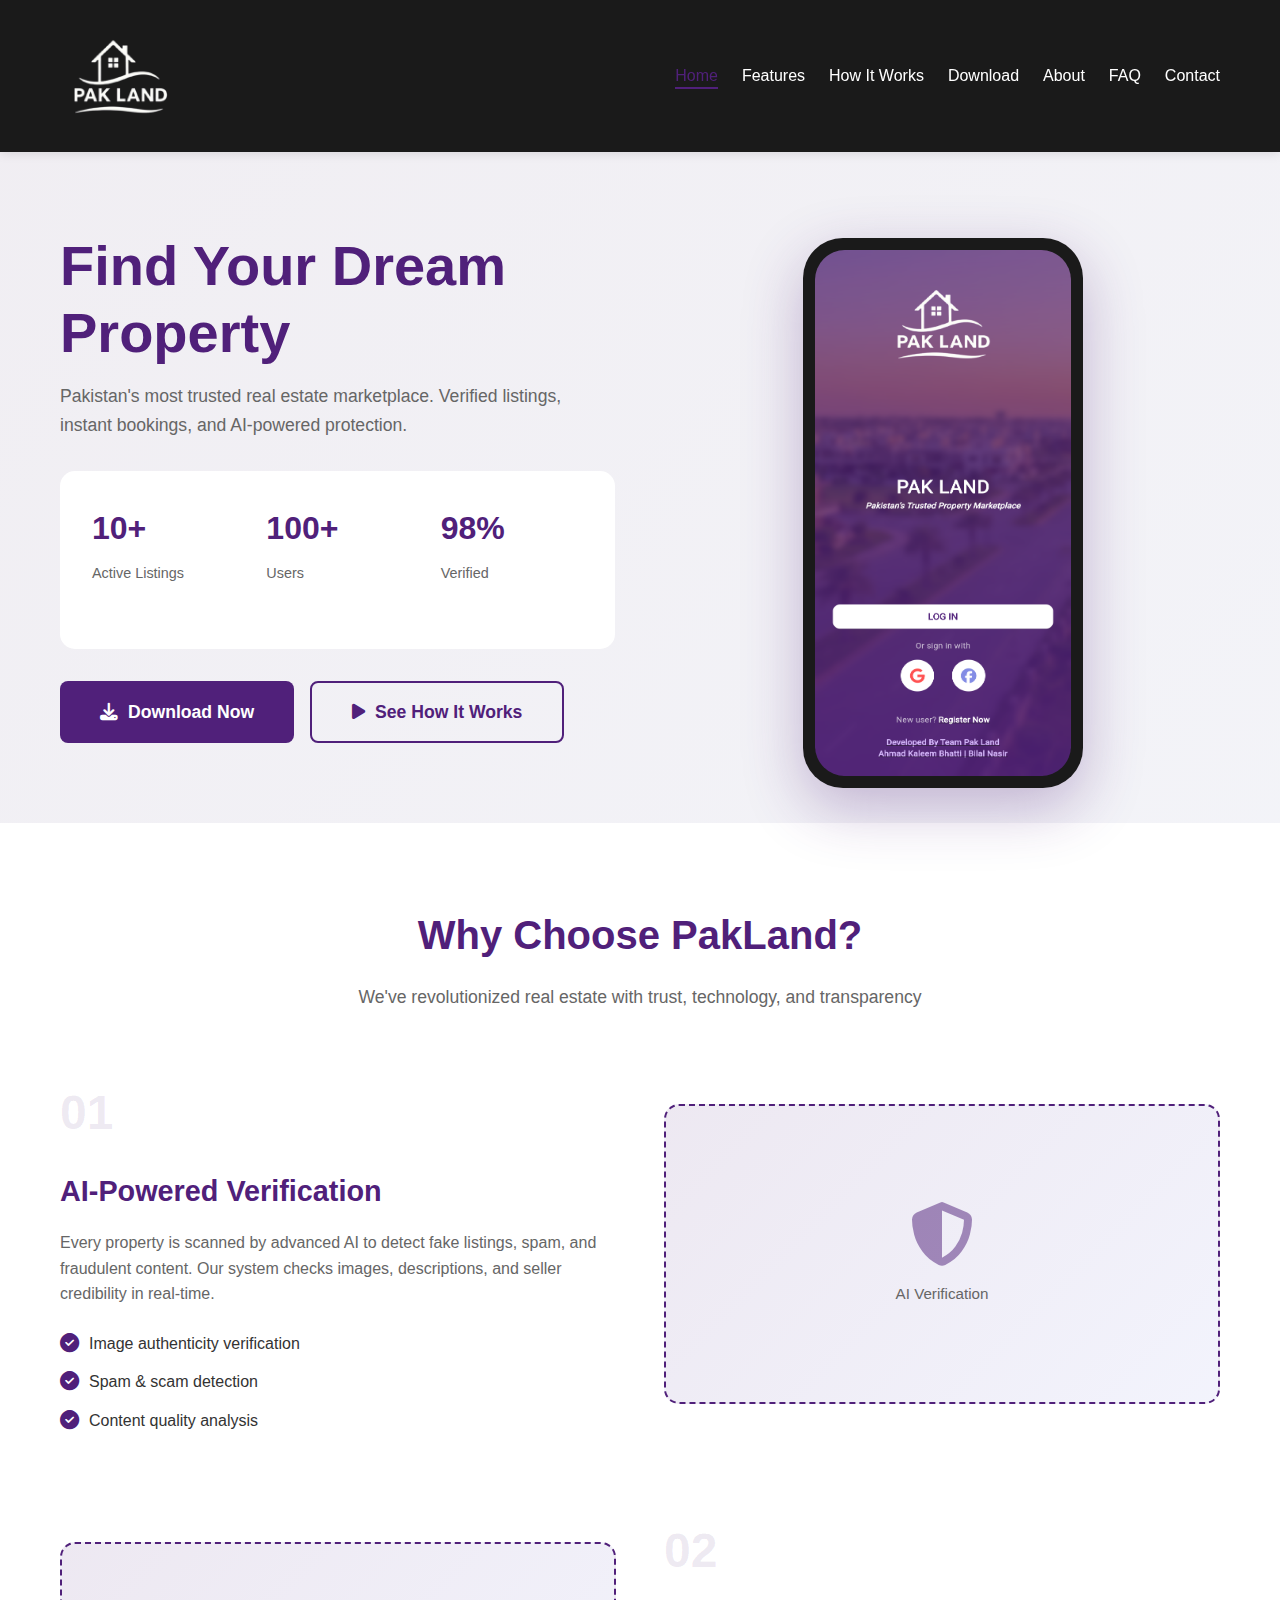
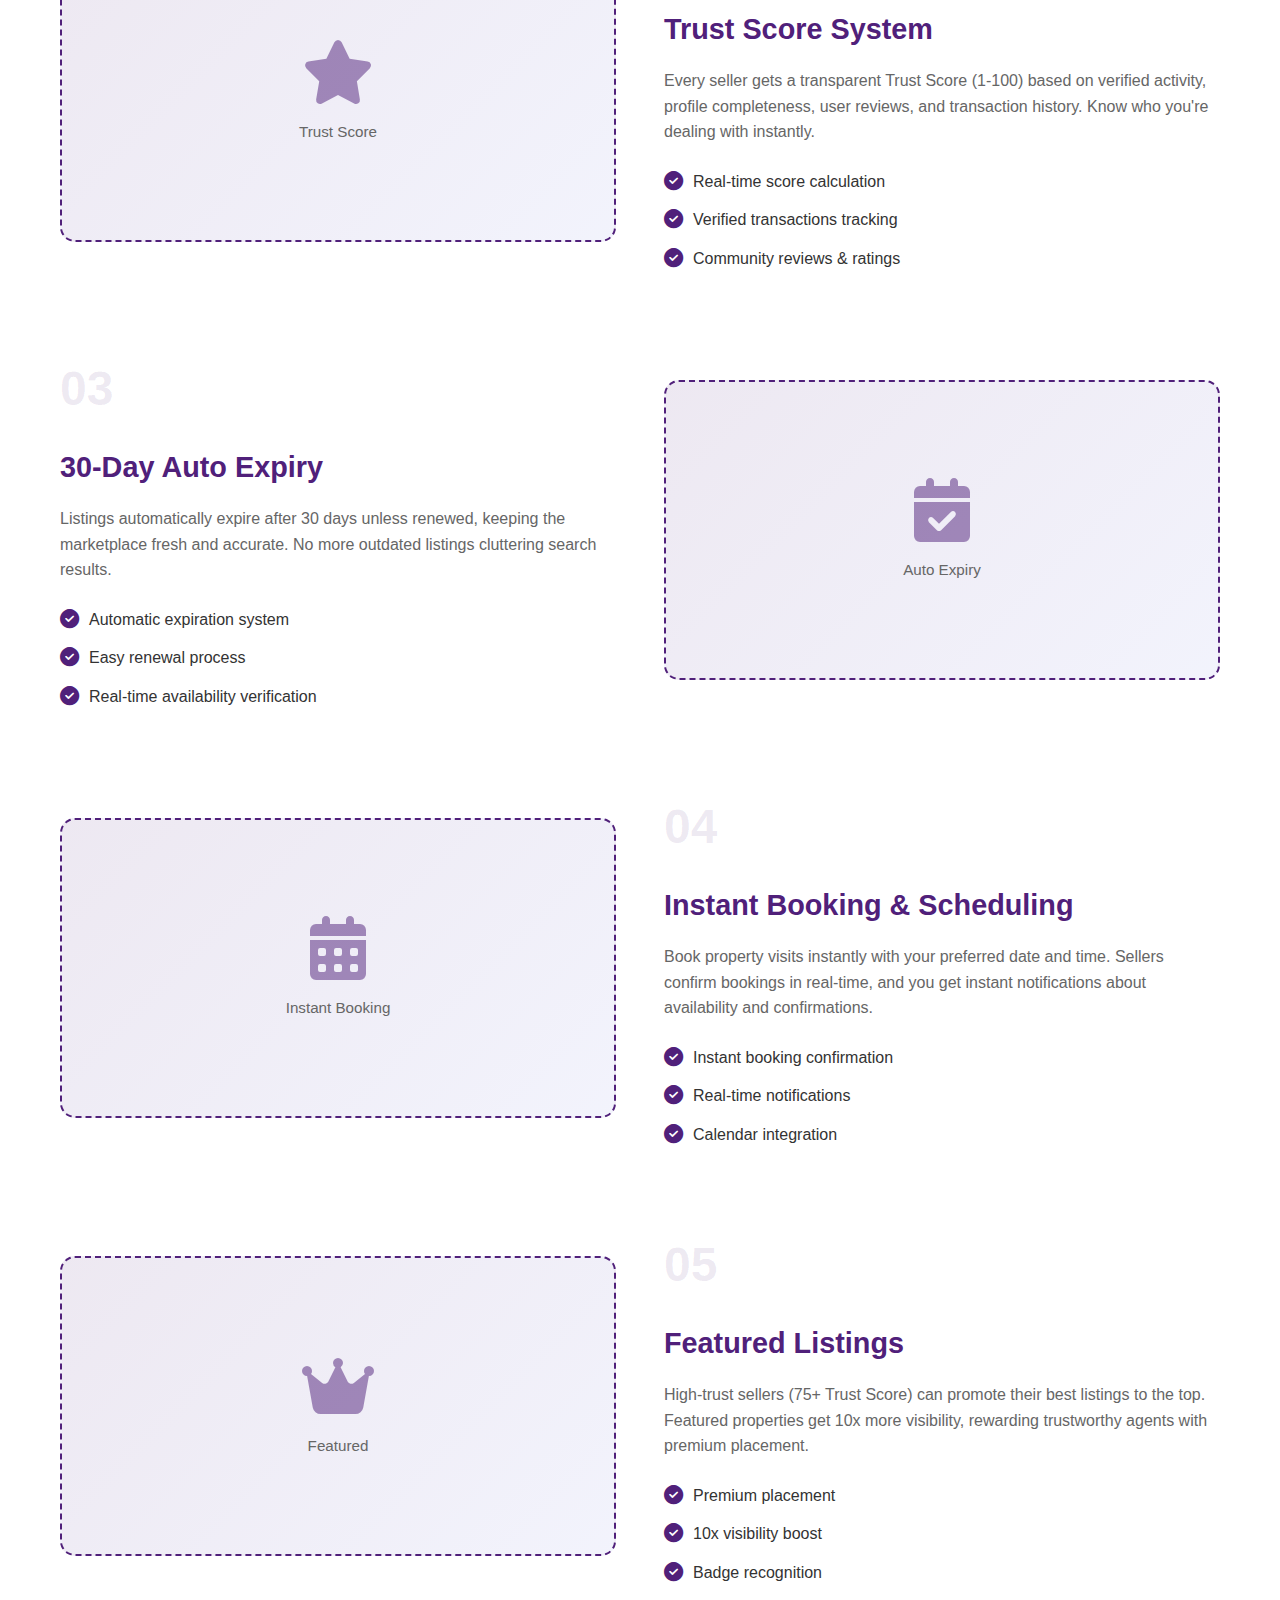
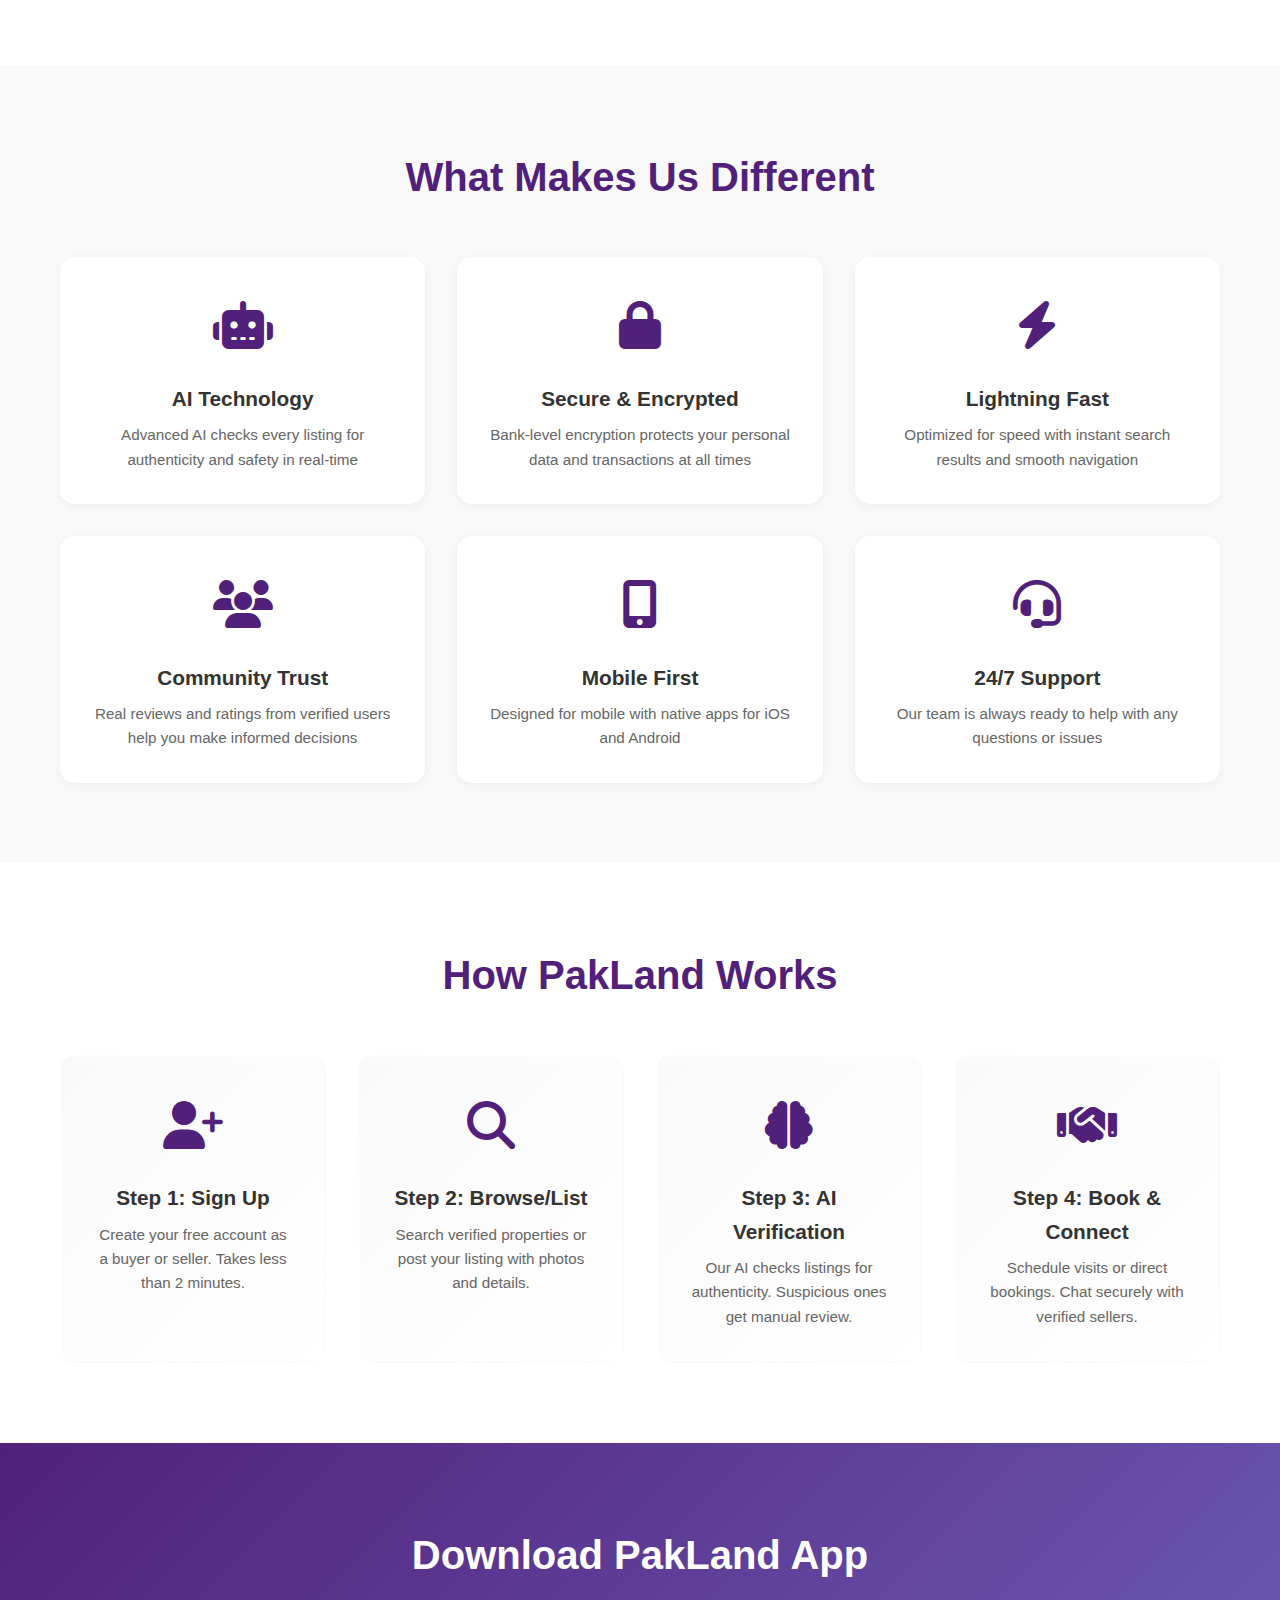
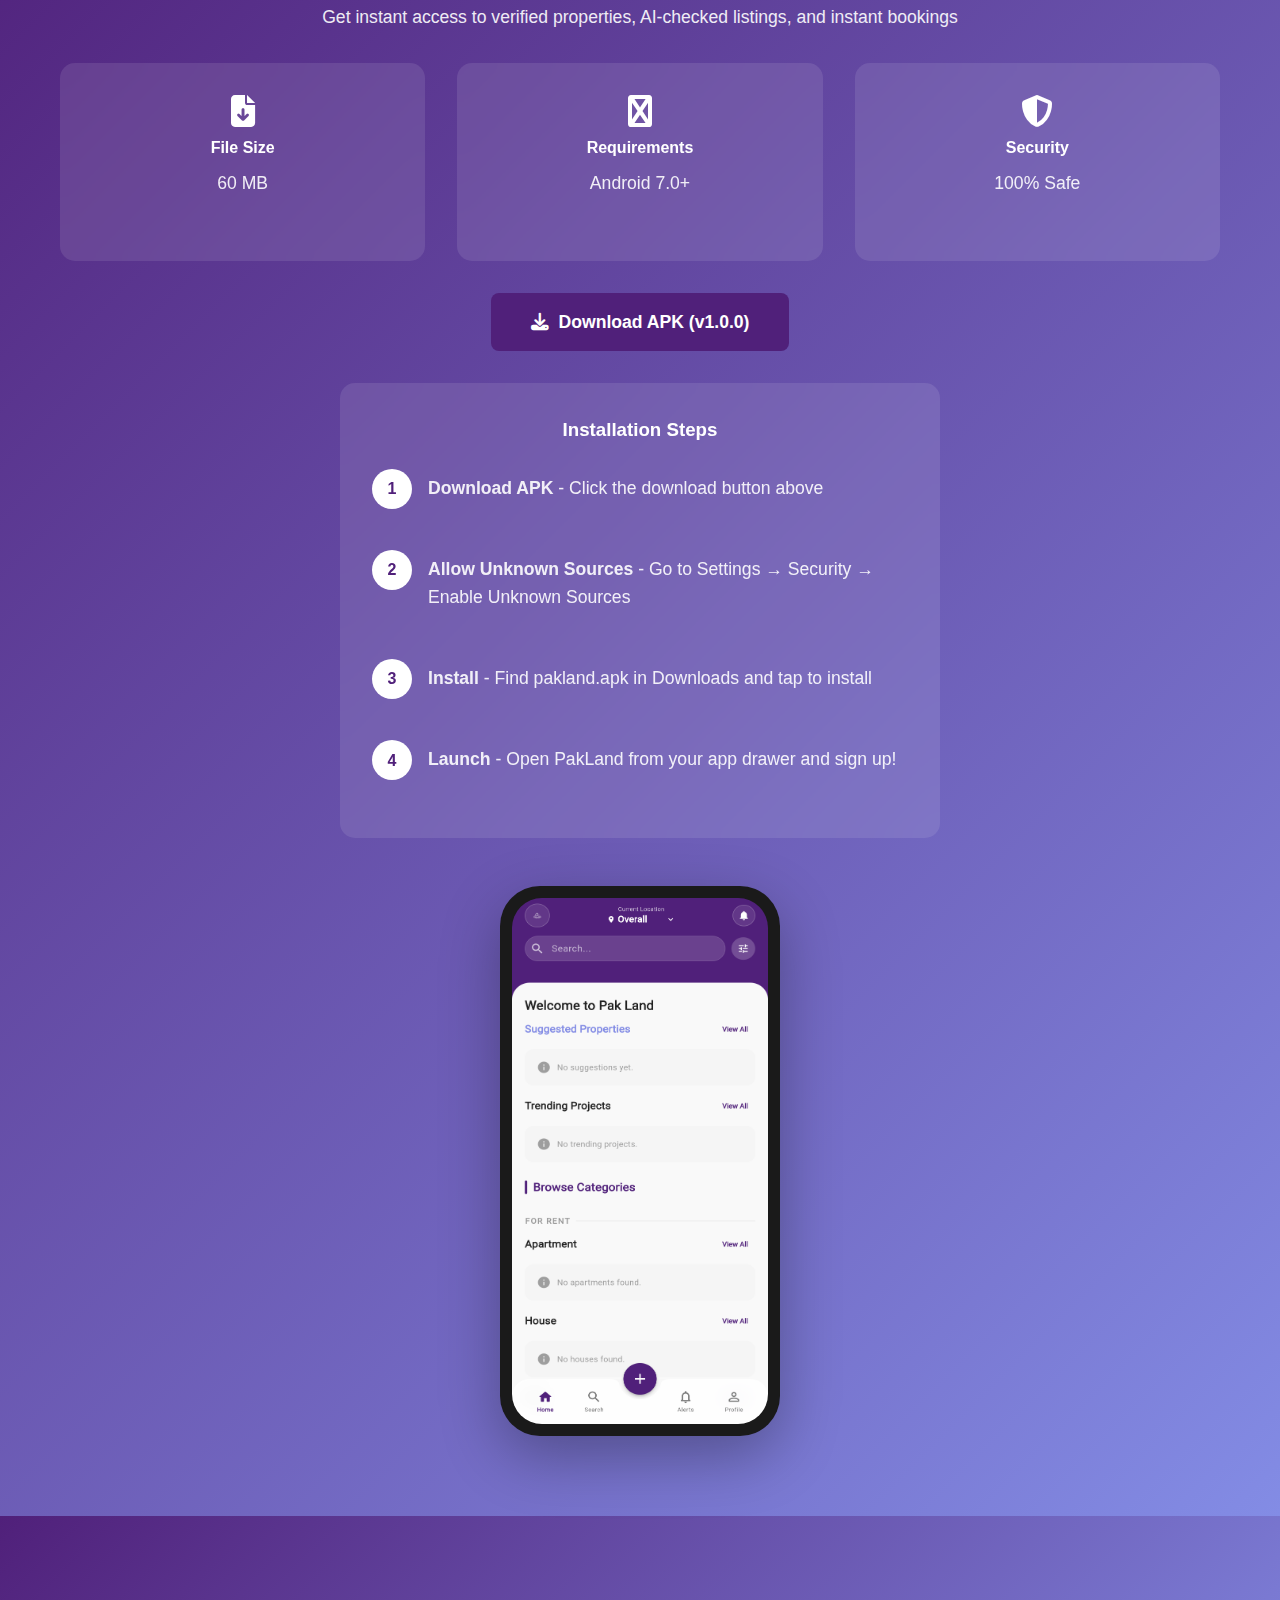
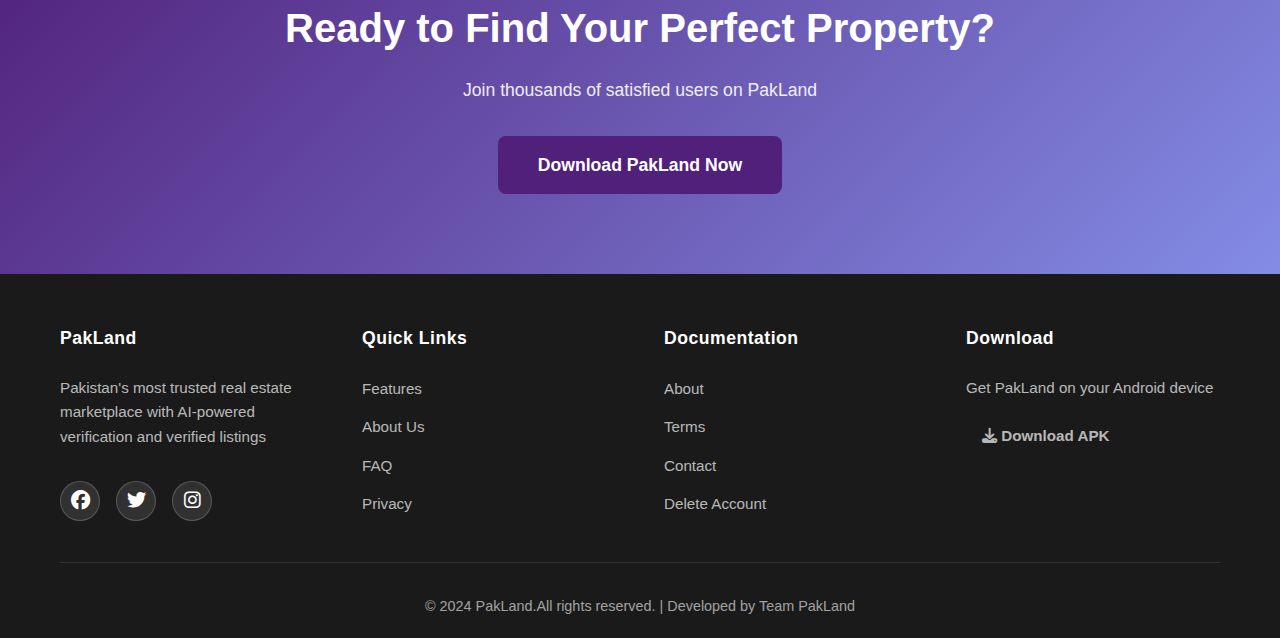
<file: index.html>
<!DOCTYPE html>
<html lang="en">
<head>
    <meta charset="UTF-8">
    <meta name="viewport" content="width=device-width, initial-scale=1.0">
    <meta name="description" content="PakLand - Pakistan's Trusted Real Estate Marketplace with AI Verification">
    <meta name="keywords" content="real estate, property, Pakistan, buy, sell, rent, verified listings">
    <title>PakLand - Trusted Property Marketplace</title>
    <link rel="stylesheet" href="https://cdnjs.cloudflare.com/ajax/libs/font-awesome/6.4.0/css/all.min.css">
    <link rel="stylesheet" href="style.css">
</head>
<body>
    <!-- Navigation -->
    <nav class="navbar">
        <div class="container">
            <div class="logo">
                <img src="images/icon.png" alt="PakLand Logo" style="height:auto; max-width:120px;">
               
            </div>
            <ul class="nav-menu">
                <li><a href="index.html" class="active">Home</a></li>
                <li><a href="#features">Features</a></li>
                <li><a href="#how-it-works">How It Works</a></li>
                <li><a href="#download">Download</a></li>
                <li><a href="about.html">About</a></li>
                <li><a href="faq.html">FAQ</a></li>
                <li><a href="contact.html">Contact</a></li>
            </ul>
            <div class="hamburger">
                <span></span>
                <span></span>
                <span></span>
            </div>
        </div>
    </nav>

    <!-- Hero Section -->
    <section id="home" class="hero">
        <div class="container">
            <div class="hero-content">
                <h1>Find Your Dream Property</h1>
                <p>Pakistan's most trusted real estate marketplace.  Verified listings, instant bookings, and AI-powered protection.</p>
                <div class="hero-stats">
                    <div class="stat">
                        <h3>10+</h3>
                        <p>Active Listings</p>
                    </div>
                    <div class="stat">
                        <h3>100+</h3>
                        <p>Users</p>
                    </div>
                    <div class="stat">
                        <h3>98%</h3>
                        <p>Verified</p>
                    </div>
                </div>
                <div class="hero-buttons">
                    <a href="#download" class="btn btn-primary btn-large">
                        <i class="fas fa-download"></i> Download Now
                    </a>
                    <a href="#how-it-works" class="btn btn-secondary btn-large">
                        <i class="fas fa-play"></i> See How It Works
                    </a>
                </div>
            </div>
            <div class="hero-image">
                <div class="app-showcase">
                    <div class="phone-frame">
                        <div class="phone-screen">
                            <img src="images/auth.png" alt="PakLand App Screenshot"style="width: 100%;
    height: 100%;border-radius: 30px">
                        </div>
                    </div>
                </div>
            </div>
        </div>
    </section>

    <!-- Main Features Section -->
    <section id="features" class="features-main">
        <div class="container">
            <div class="section-header">
                <h2>Why Choose PakLand?</h2>
                <p>We've revolutionized real estate with trust, technology, and transparency</p>
            </div>

            <div class="features-showcase">
                <!-- Feature 1 -->
                <div class="feature-showcase-item">
                    <div class="feature-content">
                        <div class="feature-number">01</div>
                        <h3>AI-Powered Verification</h3>
                        <p>Every property is scanned by advanced AI to detect fake listings, spam, and fraudulent content.  Our system checks images, descriptions, and seller credibility in real-time.</p>
                        <ul class="feature-list">
                            <li><i class="fas fa-check-circle"></i> Image authenticity verification</li>
                            <li><i class="fas fa-check-circle"></i> Spam & scam detection</li>
                            <li><i class="fas fa-check-circle"></i> Content quality analysis</li>
                        </ul>
                    </div>
                    <div class="feature-image">
                        <div class="placeholder-large">
                            <i class="fas fa-shield-alt"></i>
                            <p>AI Verification</p>
                        </div>
                    </div>
                </div>

                <!-- Feature 2 -->
                <div class="feature-showcase-item reverse">
                    <div class="feature-content">
                        <div class="feature-number">02</div>
                        <h3>Trust Score System</h3>
                        <p>Every seller gets a transparent Trust Score (1-100) based on verified activity, profile completeness, user reviews, and transaction history.  Know who you're dealing with instantly.</p>
                        <ul class="feature-list">
                            <li><i class="fas fa-check-circle"></i> Real-time score calculation</li>
                            <li><i class="fas fa-check-circle"></i> Verified transactions tracking</li>
                            <li><i class="fas fa-check-circle"></i> Community reviews & ratings</li>
                        </ul>
                    </div>
                    <div class="feature-image">
                        <div class="placeholder-large">
                            <i class="fas fa-star"></i>
                            <p>Trust Score</p>
                        </div>
                    </div>
                </div>

                <!-- Feature 3 -->
                <div class="feature-showcase-item">
                    <div class="feature-content">
                        <div class="feature-number">03</div>
                        <h3>30-Day Auto Expiry</h3>
                        <p>Listings automatically expire after 30 days unless renewed, keeping the marketplace fresh and accurate.  No more outdated listings cluttering search results.</p>
                        <ul class="feature-list">
                            <li><i class="fas fa-check-circle"></i> Automatic expiration system</li>
                            <li><i class="fas fa-check-circle"></i> Easy renewal process</li>
                            <li><i class="fas fa-check-circle"></i> Real-time availability verification</li>
                        </ul>
                    </div>
                    <div class="feature-image">
                        <div class="placeholder-large">
                            <i class="fas fa-calendar-check"></i>
                            <p>Auto Expiry</p>
                        </div>
                    </div>
                </div>

                <!-- Feature 4 -->
                <div class="feature-showcase-item reverse">
                    <div class="feature-content">
                        <div class="feature-number">04</div>
                        <h3>Instant Booking & Scheduling</h3>
                        <p>Book property visits instantly with your preferred date and time.  Sellers confirm bookings in real-time, and you get instant notifications about availability and confirmations.</p>
                        <ul class="feature-list">
                            <li><i class="fas fa-check-circle"></i> Instant booking confirmation</li>
                            <li><i class="fas fa-check-circle"></i> Real-time notifications</li>
                            <li><i class="fas fa-check-circle"></i> Calendar integration</li>
                        </ul>
                    </div>
                    <div class="feature-image">
                        <div class="placeholder-large">
                            <i class="fas fa-calendar-alt"></i>
                            <p>Instant Booking</p>
                        </div>
                    </div>
                </div>

            

                <!-- Feature 5 -->
                <div class="feature-showcase-item reverse">
                    <div class="feature-content">
                        <div class="feature-number">05</div>
                        <h3>Featured Listings</h3>
                        <p>High-trust sellers (75+ Trust Score) can promote their best listings to the top.  Featured properties get 10x more visibility, rewarding trustworthy agents with premium placement.</p>
                        <ul class="feature-list">
                            <li><i class="fas fa-check-circle"></i> Premium placement</li>
                            <li><i class="fas fa-check-circle"></i> 10x visibility boost</li>
                            <li><i class="fas fa-check-circle"></i> Badge recognition</li>
                        </ul>
                    </div>
                    <div class="feature-image">
                        <div class="placeholder-large">
                            <i class="fas fa-crown"></i>
                            <p>Featured</p>
                        </div>
                    </div>
                </div>
            </div>
        </div>
    </section>

    <!-- Core Benefits Section -->
    <section class="benefits">
        <div class="container">
            <h2>What Makes Us Different</h2>
            <div class="benefits-grid">
                <div class="benefit-card">
                    <div class="benefit-icon">
                        <i class="fas fa-robot"></i>
                    </div>
                    <h3>AI Technology</h3>
                    <p>Advanced AI checks every listing for authenticity and safety in real-time</p>
                </div>
                <div class="benefit-card">
                    <div class="benefit-icon">
                        <i class="fas fa-lock"></i>
                    </div>
                    <h3>Secure & Encrypted</h3>
                    <p>Bank-level encryption protects your personal data and transactions at all times</p>
                </div>
                <div class="benefit-card">
                    <div class="benefit-icon">
                        <i class="fas fa-bolt"></i>
                    </div>
                    <h3>Lightning Fast</h3>
                    <p>Optimized for speed with instant search results and smooth navigation</p>
                </div>
                <div class="benefit-card">
                    <div class="benefit-icon">
                        <i class="fas fa-users"></i>
                    </div>
                    <h3>Community Trust</h3>
                    <p>Real reviews and ratings from verified users help you make informed decisions</p>
                </div>
                <div class="benefit-card">
                    <div class="benefit-icon">
                        <i class="fas fa-mobile-alt"></i>
                    </div>
                    <h3>Mobile First</h3>
                    <p>Designed for mobile with native apps for iOS and Android</p>
                </div>
                <div class="benefit-card">
                    <div class="benefit-icon">
                        <i class="fas fa-headset"></i>
                    </div>
                    <h3>24/7 Support</h3>
                    <p>Our team is always ready to help with any questions or issues</p>
                </div>
            </div>
        </div>
    </section>

    <!-- How It Works Section -->
    <section id="how-it-works" class="how-it-works">
        <div class="container">
            <h2>How PakLand Works</h2>
            <div class="steps-grid">
                <div class="step-card">
                    <div class="step-icon">
                        <i class="fas fa-user-plus"></i>
                    </div>
                    <h3>Step 1: Sign Up</h3>
                    <p>Create your free account as a buyer or seller.  Takes less than 2 minutes.</p>
                </div>
                <div class="step-card">
                    <div class="step-icon">
                        <i class="fas fa-search"></i>
                    </div>
                    <h3>Step 2: Browse/List</h3>
                    <p>Search verified properties or post your listing with photos and details.</p>
                </div>
                <div class="step-card">
                    <div class="step-icon">
                        <i class="fas fa-brain"></i>
                    </div>
                    <h3>Step 3: AI Verification</h3>
                    <p>Our AI checks listings for authenticity.  Suspicious ones get manual review.</p>
                </div>
                <div class="step-card">
                    <div class="step-icon">
                        <i class="fas fa-handshake"></i>
                    </div>
                    <h3>Step 4: Book & Connect</h3>
                    <p>Schedule visits or direct bookings. Chat securely with verified sellers.</p>
                </div>
            </div>
        </div>
    </section>

    <!-- Download Section -->
    <section id="download" class="download">
        <div class="container">
            <h2>Download PakLand App</h2>
            <p>Get instant access to verified properties, AI-checked listings, and instant bookings</p>
            
            <div class="download-info">
                <div class="info-box">
                    <i class="fas fa-file-download"></i>
                    <h4>File Size</h4>
                    <p>60 MB</p>
                </div>
                <div class="info-box">
                    <i class="fas fa-android"></i>
                    <h4>Requirements</h4>
                    <p>Android 7.0+</p>
                </div>
                <div class="info-box">
                    <i class="fas fa-shield-alt"></i>
                    <h4>Security</h4>
                    <p>100% Safe</p>
                </div>
            </div>

            <div class="download-buttons">
                <a href="https://github.com/AhmaadKaleeem/PakLandWeb/releases/download/v1.0.0/paklandv1.0.0.apk" class="btn btn-primary btn-large" download>
                    <i class="fas fa-download"></i> Download APK (v1.0.0)
                </a>
            </div>

            <div class="install-guide">
                <h3>Installation Steps</h3>
                <div class="steps-list">
                    <div class="list-item">
                        <span class="number">1</span>
                        <p><strong>Download APK</strong> - Click the download button above</p>
                    </div>
                    <div class="list-item">
                        <span class="number">2</span>
                        <p><strong>Allow Unknown Sources</strong> - Go to Settings → Security → Enable Unknown Sources</p>
                    </div>
                    <div class="list-item">
                        <span class="number">3</span>
                        <p><strong>Install</strong> - Find pakland.apk in Downloads and tap to install</p>
                    </div>
                    <div class="list-item">
                        <span class="number">4</span>
                        <p><strong>Launch</strong> - Open PakLand from your app drawer and sign up! </p>
                    </div>
                </div>
            </div>

            <div class="app-preview">
                <div class="phone-mockup">
                    <div class="screen">
                         <img src="images/home.png" alt="PakLand App Screenshot"style="width: 100%;
    height: 100%; border-radius: 30px">
                    </div>
                </div>
            </div>
        </div>
    </section>

    <!-- CTA Section -->
    <section class="cta">
        <div class="container">
            <h2>Ready to Find Your Perfect Property?</h2>
            <p>Join thousands of satisfied users on PakLand</p>
            <a href="https://github.com/AhmaadKaleeem/PakLandWeb/releases/download/v1.0.0/paklandv1.0.0.apk" class="btn btn-primary btn-large" download>
                Download PakLand Now
            </a>
        </div>
    </section>

    <!-- Footer -->
    <footer class="footer">
        <div class="container">
            <div class="footer-content">
                <div class="footer-section">
                    <h4>PakLand</h4>
                    <p>Pakistan's most trusted real estate marketplace with AI-powered verification and verified listings</p>
                    <div class="social-links">
                        <a href="#"><i class="fab fa-facebook"></i></a>
                        <a href="#"><i class="fab fa-twitter"></i></a>
                        <a href="#"><i class="fab fa-instagram"></i></a>
                    </div>
                </div>
                <div class="footer-section">
                    <h4>Quick Links</h4>
                    <ul>
                        <li><a href="#features">Features</a></li>
                        <li><a href="about.html">About Us</a></li>
                        <li><a href="faq.html">FAQ</a></li>
                        <li><a href="privacy-policy.html">Privacy</a></li>
                    </ul>
                </div>
                <div class="footer-section">
                    <h4>Documentation</h4>
                    <ul>
                        <li><a href="about.html">About</a></li>
                        <li><a href="terms-of-service.html">Terms</a></li>
                        <li><a href="contact.html">Contact</a></li>
                        <li><a href="delete-account.html">Delete Account</a></li>
                    </ul>
                </div>
                <div class="footer-section">
                    <h4>Download</h4>
                    <p>Get PakLand on your Android device</p>
                    <a href="https://github.com/AhmaadKaleeem/PakLandWeb/releases/download/v1.0.0/paklandv1.0.0.apsk" class="btn btn-small" download>
                        <i class="fas fa-download"></i> Download APK
                    </a>
                </div>
            </div>
            <div class="footer-bottom">
                <p>&copy; 2024 PakLand.All rights reserved. | Developed by Team PakLand</p>
            </div>
        </div>
    </footer>

    <script src="script.js"></script>
</body>
</html>
</file>
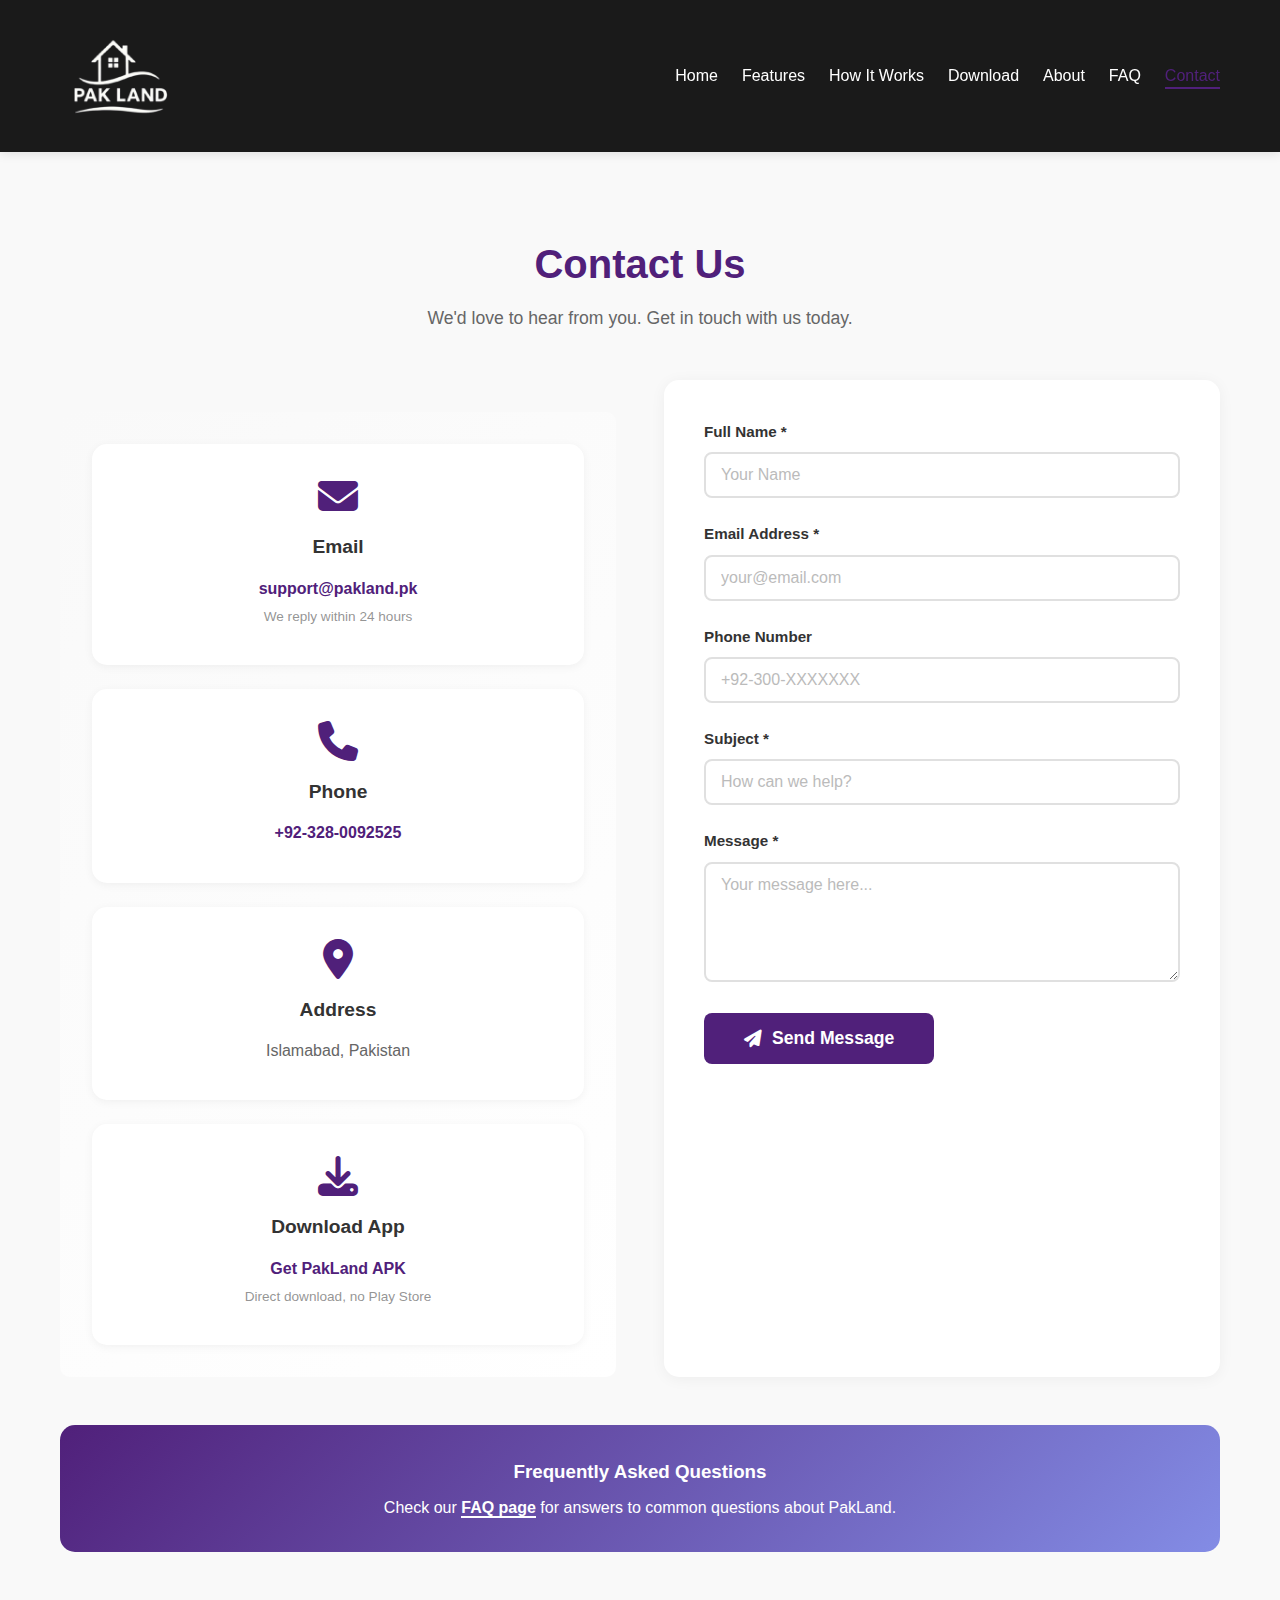
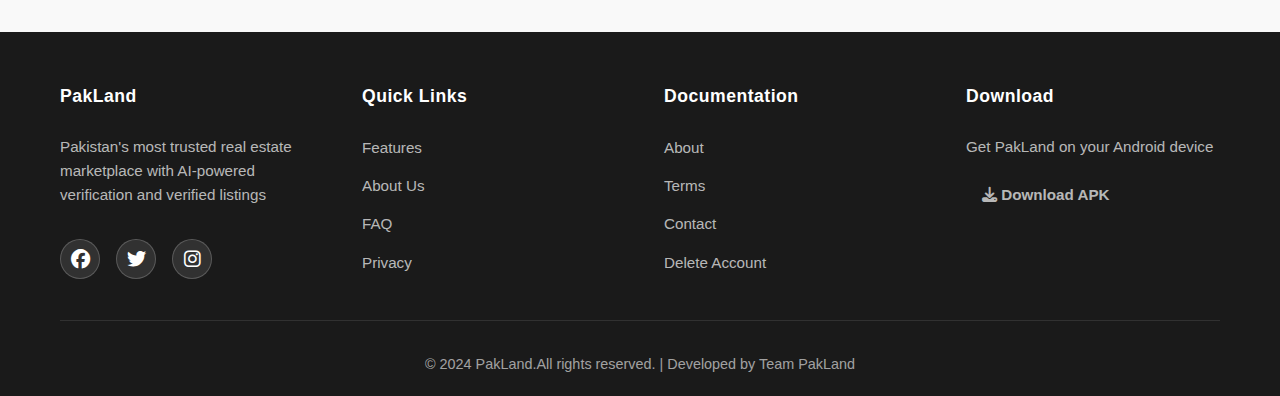
<file: contact.html>
<!DOCTYPE html>
<html lang="en">
<head>
    <meta charset="UTF-8">
    <meta name="viewport" content="width=device-width, initial-scale=1.0">
    <meta name="description" content="Contact PakLand - Get in Touch">
    <title>Contact Us - PakLand</title>
    <link rel="stylesheet" href="https://cdnjs.cloudflare.com/ajax/libs/font-awesome/6.4.0/css/all.min.css">
    <link rel="stylesheet" href="style.css">
</head>
<body>
    <!-- Navigation -->
    <nav class="navbar">
        <div class="container">
            <div class="logo">
                <img src="images/icon.png" alt="PakLand Logo" style="height:auto; max-width:120px;">
               
            </div>
            <ul class="nav-menu">
                <li><a href="index.html" class="active">Home</a></li>
                <li><a href="#features">Features</a></li>
                <li><a href="#how-it-works">How It Works</a></li>
                <li><a href="#download">Download</a></li>
                <li><a href="about.html">About</a></li>
                <li><a href="faq.html">FAQ</a></li>
                <li><a href="contact.html">Contact</a></li>
            </ul>
            <div class="hamburger">
                <span></span>
                <span></span>
                <span></span>
            </div>
        </div>
    </nav>

    <!-- Contact Section -->
    <section class="contact-section">
        <div class="container">
            <h1>Contact Us</h1>
            <p class="subtitle">We'd love to hear from you. Get in touch with us today.</p>

            <div class="contact-content">
                <div class="contact-info">
                    <div class="info-card">
                        <i class="fas fa-envelope"></i>
                        <h3>Email</h3>
                        <p><a href="mailto:pakland.app@gmail.com">support@pakland.pk</a></p>
                        <p class="secondary">We reply within 24 hours</p>
                    </div>
                    <div class="info-card">
                        <i class="fas fa-phone"></i>
                        <h3>Phone</h3>
                        <p><a href="tel:+923280000000">+92-328-0092525</a></p>
                    
                    </div>
                    <div class="info-card">
                        <i class="fas fa-map-marker-alt"></i>
                        <h3>Address</h3>
                        <p>Islamabad, Pakistan</p>
              
                    </div>
                    <div class="info-card">
                        <i class="fas fa-download"></i>
                        <h3>Download App</h3>
                        <p><a href="https://github.com/AhmaadKaleeem/PakLandWeb/releases/download/v1.0.0/paklandv1.0.0.apk" download>Get PakLand APK</a></p>
                        <p class="secondary">Direct download, no Play Store</p>
                    </div>
                </div>

                <form class="contact-form" id="contactForm">
                    <div class="form-notification" id="formNotification">
                        <i class="fas fa-check-circle"></i>
                        <p id="notificationMessage"></p>
                    </div>

                    <div class="form-group">
                        <label for="name">Full Name *</label>
                        <input type="text" id="name" name="name" placeholder="Your Name" required>
                        <span class="error-message">Please enter your name</span>
                    </div>

                    <div class="form-group">
                        <label for="email">Email Address *</label>
                        <input type="email" id="email" name="email" placeholder="your@email.com" required>
                        <span class="error-message">Please enter a valid email</span>
                    </div>

                    <div class="form-group">
                        <label for="phone">Phone Number</label>
                        <input type="tel" id="phone" name="phone" placeholder="+92-300-XXXXXXX">
                    </div>

                    <div class="form-group">
                        <label for="subject">Subject *</label>
                        <input type="text" id="subject" name="subject" placeholder="How can we help?" required>
                        <span class="error-message">Please enter a subject</span>
                    </div>

                    <div class="form-group">
                        <label for="message">Message *</label>
                        <textarea id="message" name="message" placeholder="Your message here..." required></textarea>
                        <span class="error-message">Please enter your message (at least 10 characters)</span>
                    </div>

                    <button type="submit" class="btn btn-primary btn-large">
                        <i class="fas fa-paper-plane"></i> Send Message
                    </button>
                </form>
            </div>

            <div class="faq-link">
                <h3>Frequently Asked Questions</h3>
                <p>Check our <a href="faq.html">FAQ page</a> for answers to common questions about PakLand.</p>
            </div>
        </div>
    </section>

    <footer class="footer">
        <div class="container">
            <div class="footer-content">
                <div class="footer-section">
                    <h4>PakLand</h4>
                    <p>Pakistan's most trusted real estate marketplace with AI-powered verification and verified listings</p>
                    <div class="social-links">
                        <a href="#"><i class="fab fa-facebook"></i></a>
                        <a href="#"><i class="fab fa-twitter"></i></a>
                        <a href="#"><i class="fab fa-instagram"></i></a>
                    </div>
                </div>
                <div class="footer-section">
                    <h4>Quick Links</h4>
                    <ul>
                        <li><a href="#features">Features</a></li>
                        <li><a href="about.html">About Us</a></li>
                        <li><a href="faq.html">FAQ</a></li>
                        <li><a href="privacy-policy.html">Privacy</a></li>
                    </ul>
                </div>
                <div class="footer-section">
                    <h4>Documentation</h4>
                    <ul>
                        <li><a href="about.html">About</a></li>
                        <li><a href="terms-of-service.html">Terms</a></li>
                        <li><a href="contact.html">Contact</a></li>
                        <li><a href="delete-account.html">Delete Account</a></li>
                    </ul>
                </div>
                <div class="footer-section">
                    <h4>Download</h4>
                    <p>Get PakLand on your Android device</p>
                    <a href="https://github.com/AhmaadKaleeem/PakLandWeb/releases/download/v1.0.0/paklandv1.0.0.apsk" class="btn btn-small" download>
                        <i class="fas fa-download"></i> Download APK
                    </a>
                </div>
            </div>
            <div class="footer-bottom">
                <p>&copy; 2024 PakLand.All rights reserved. | Developed by Team PakLand</p>
            </div>
        </div>
    </footer>

    <script src="script.js"></script>
</body>
</html>
</file>
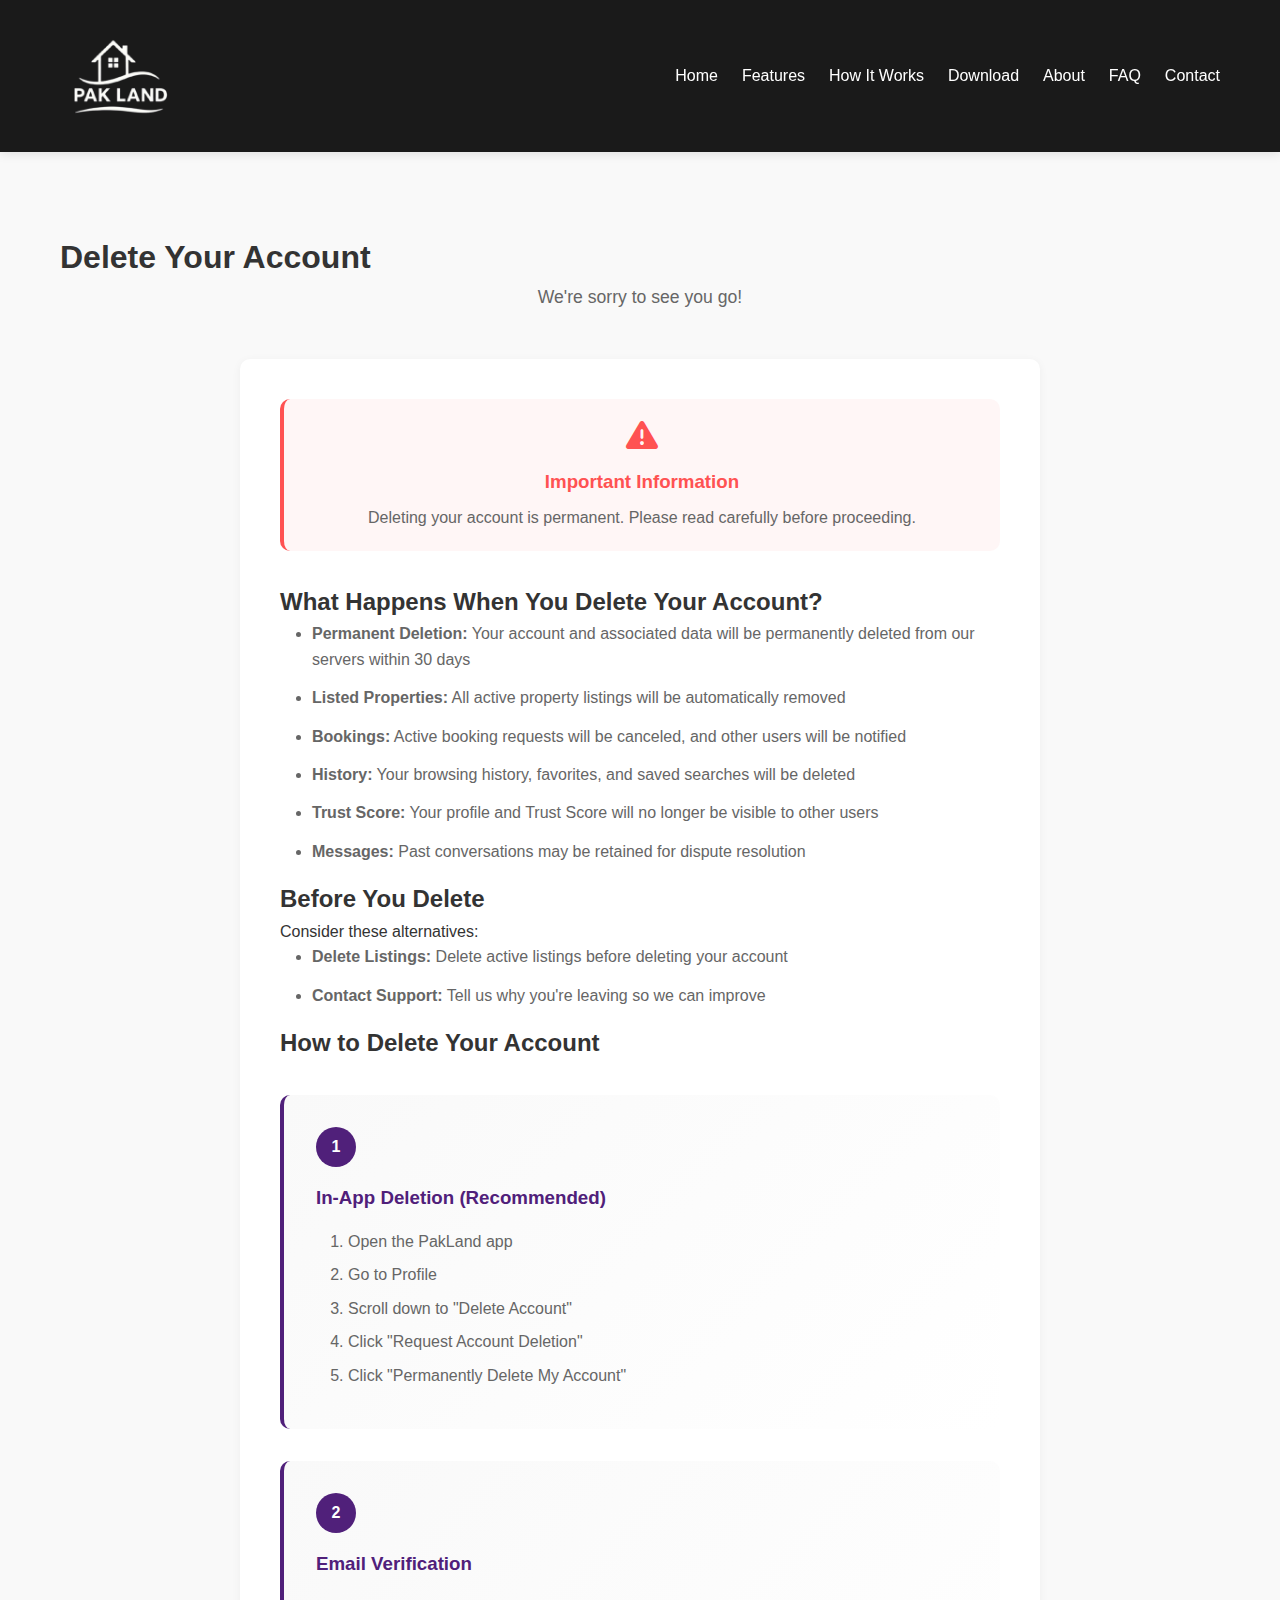
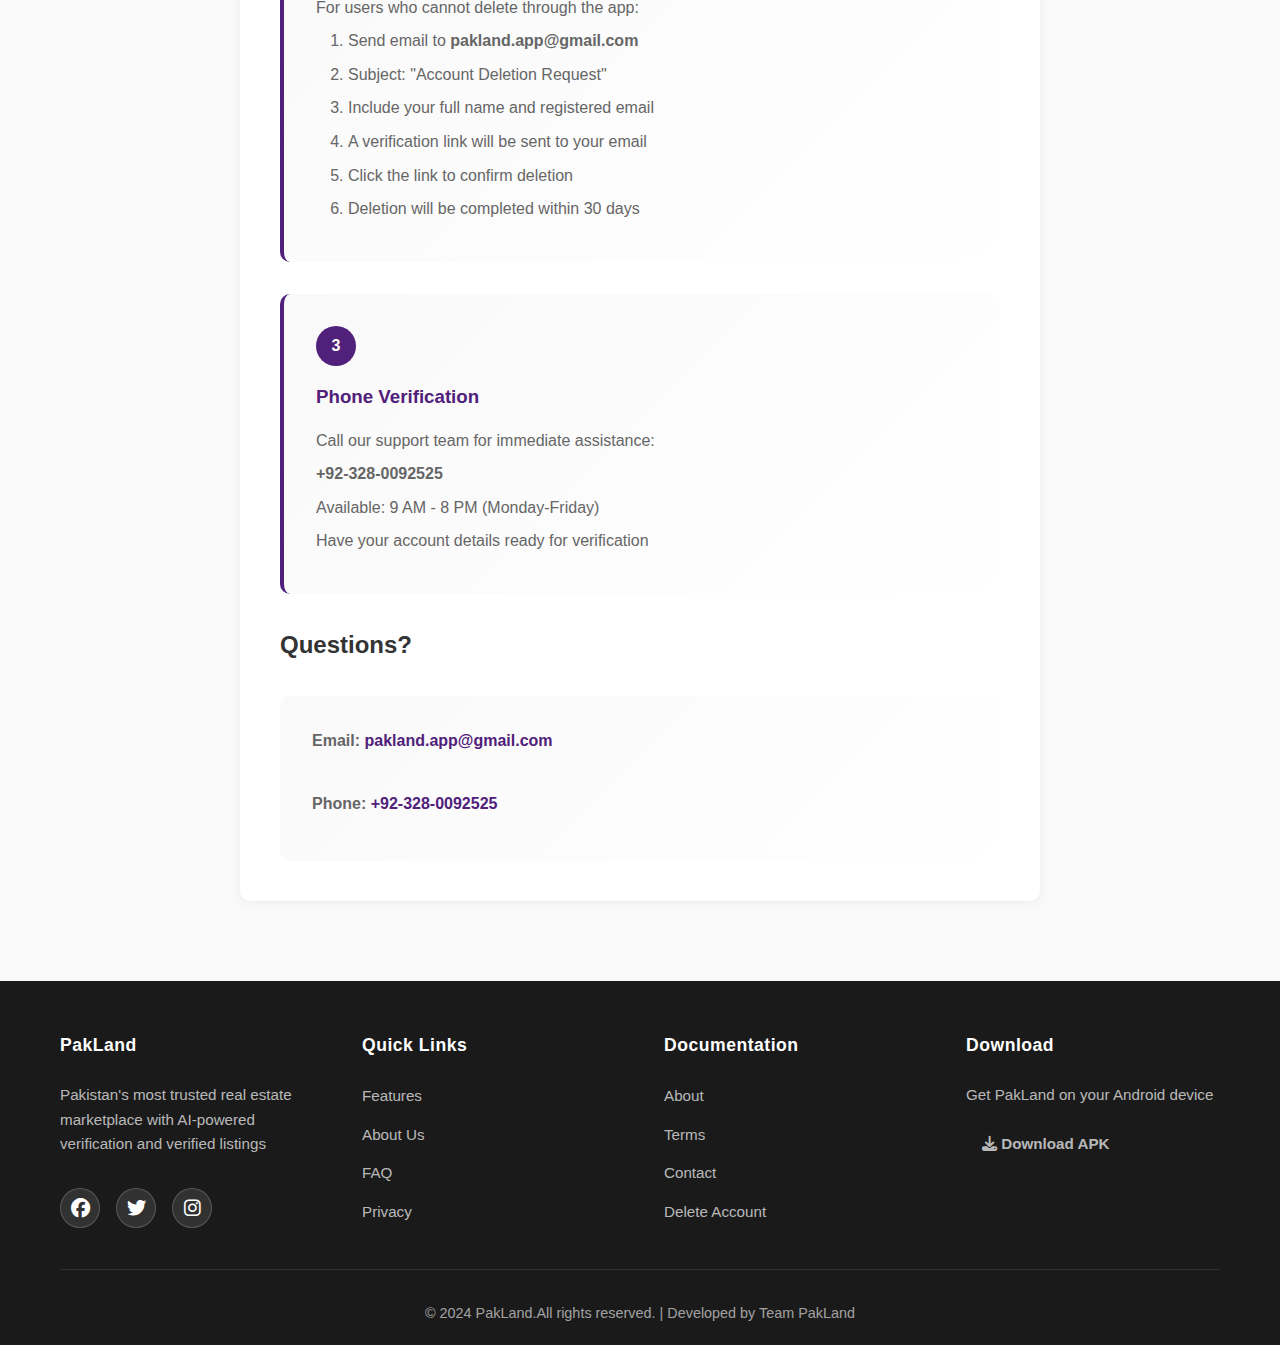
<file: delete-account.html>
<! DOCTYPE html>
<html lang="en">
<head>
    <meta charset="UTF-8">
    <meta name="viewport" content="width=device-width, initial-scale=1.0">
    <meta name="description" content="Delete Account - PakLand">
    <title>Delete Account - PakLand</title>
    <link rel="stylesheet" href="https://cdnjs.cloudflare.com/ajax/libs/font-awesome/6.4.0/css/all.min.css">
    <link rel="stylesheet" href="style.css">
</head>
<body>
    <!-- Navigation -->
    <nav class="navbar">
        <div class="container">
            <div class="logo">
                <img src="images/icon.png" alt="PakLand Logo" style="height:auto; max-width:120px;">
               
            </div>
            <ul class="nav-menu">
                <li><a href="index.html" class="active">Home</a></li>
                <li><a href="#features">Features</a></li>
                <li><a href="#how-it-works">How It Works</a></li>
                <li><a href="#download">Download</a></li>
                <li><a href="about.html">About</a></li>
                <li><a href="faq.html">FAQ</a></li>
                <li><a href="contact.html">Contact</a></li>
            </ul>
            <div class="hamburger">
                <span></span>
                <span></span>
                <span></span>
            </div>
        </div>
    </nav>

    <!-- Delete Account Section -->
    <section class="delete-account-section">
        <div class="container">
            <h1>Delete Your Account</h1>
            <p class="subtitle">We're sorry to see you go!</p>

            <div class="delete-account-content">
                <div class="warning-box">
                    <i class="fas fa-exclamation-triangle"></i>
                    <h3>Important Information</h3>
                    <p>Deleting your account is permanent. Please read carefully before proceeding.</p>
                </div>

                <h2>What Happens When You Delete Your Account?</h2>
                <ul class="info-list">
                    <li><strong>Permanent Deletion:</strong> Your account and associated data will be permanently deleted from our servers within 30 days</li>
                    <li><strong>Listed Properties:</strong> All active property listings will be automatically removed</li>
                    <li><strong>Bookings:</strong> Active booking requests will be canceled, and other users will be notified</li>
                    <li><strong>History:</strong> Your browsing history, favorites, and saved searches will be deleted</li>
                    <li><strong>Trust Score:</strong> Your profile and Trust Score will no longer be visible to other users</li>
                    <li><strong>Messages:</strong> Past conversations may be retained for dispute resolution</li>
                </ul>

                <h2>Before You Delete</h2>
                <p>Consider these alternatives:  </p>
                <ul class="alternatives-list">

                    <li><strong>Delete Listings:</strong> Delete active listings before deleting your account</li>
                    <li><strong>Contact Support:</strong> Tell us why you're leaving so we can improve</li>
                </ul>

                <h2>How to Delete Your Account</h2>
                <div class="deletion-methods">
                    <div class="method-card">
                        <div class="method-number">1</div>
                        <h3>In-App Deletion (Recommended)</h3>
                        <ol>
                            <li>Open the PakLand app</li>
                            <li>Go to Profile </li>
                            <li>Scroll down to "Delete Account"</li>
                            <li>Click "Request Account Deletion"</li>
                            <li>Click "Permanently Delete My Account"</li>
                            <liSign out and redirect to auth screen
                        </ol>
                    </div>

                    <div class="method-card">
                        <div class="method-number">2</div>
                        <h3>Email Verification</h3>
                        <p>For users who cannot delete through the app:</p>
                        <ol>
                            <li>Send email to <strong>pakland.app@gmail.com</strong></li>
                            <li>Subject: "Account Deletion Request"</li>
                            <li>Include your full name and registered email</li>
                            <li>A verification link will be sent to your email</li>
                            <li>Click the link to confirm deletion</li>
                            <li>Deletion will be completed within 30 days</li>
                        </ol>
                    </div>

                    <div class="method-card">
                        <div class="method-number">3</div>
                        <h3>Phone Verification</h3>
                        <p>Call our support team for immediate assistance:</p>
                        <p><strong>+92-328-0092525</strong></p>
                        <p>Available:  9 AM - 8 PM (Monday-Friday)</p>
                        <p>Have your account details ready for verification</p>
                    </div>
                </div>

               

                <h2>Questions?</h2>
                <div class="contact-info">
                    <p><strong>Email:</strong> <a href="mailto:pakland.app@gmail.com">pakland.app@gmail.com</a></p>
                    <p><strong>Phone:</strong> <a href="tel:+923280092525">+92-328-0092525</a></p>
                   </div>
            </div>
        </div>
    </section>
  <footer class="footer">
        <div class="container">
            <div class="footer-content">
                <div class="footer-section">
                    <h4>PakLand</h4>
                    <p>Pakistan's most trusted real estate marketplace with AI-powered verification and verified listings</p>
                    <div class="social-links">
                        <a href="#"><i class="fab fa-facebook"></i></a>
                        <a href="#"><i class="fab fa-twitter"></i></a>
                        <a href="#"><i class="fab fa-instagram"></i></a>
                    </div>
                </div>
                <div class="footer-section">
                    <h4>Quick Links</h4>
                    <ul>
                        <li><a href="#features">Features</a></li>
                        <li><a href="about.html">About Us</a></li>
                        <li><a href="faq.html">FAQ</a></li>
                        <li><a href="privacy-policy.html">Privacy</a></li>
                    </ul>
                </div>
                <div class="footer-section">
                    <h4>Documentation</h4>
                    <ul>
                        <li><a href="about.html">About</a></li>
                        <li><a href="terms-of-service.html">Terms</a></li>
                        <li><a href="contact.html">Contact</a></li>
                        <li><a href="delete-account.html">Delete Account</a></li>
                    </ul>
                </div>
                <div class="footer-section">
                    <h4>Download</h4>
                    <p>Get PakLand on your Android device</p>
                    <a href="https://github.com/AhmaadKaleeem/PakLandWeb/releases/download/v1.0.0/paklandv1.0.0.apsk" class="btn btn-small" download>
                        <i class="fas fa-download"></i> Download APK
                    </a>
                </div>
            </div>
            <div class="footer-bottom">
                <p>&copy; 2024 PakLand.All rights reserved. | Developed by Team PakLand</p>
            </div>
        </div>
    </footer>

    <script src="script.js"></script>
</body>
</html>
</file>
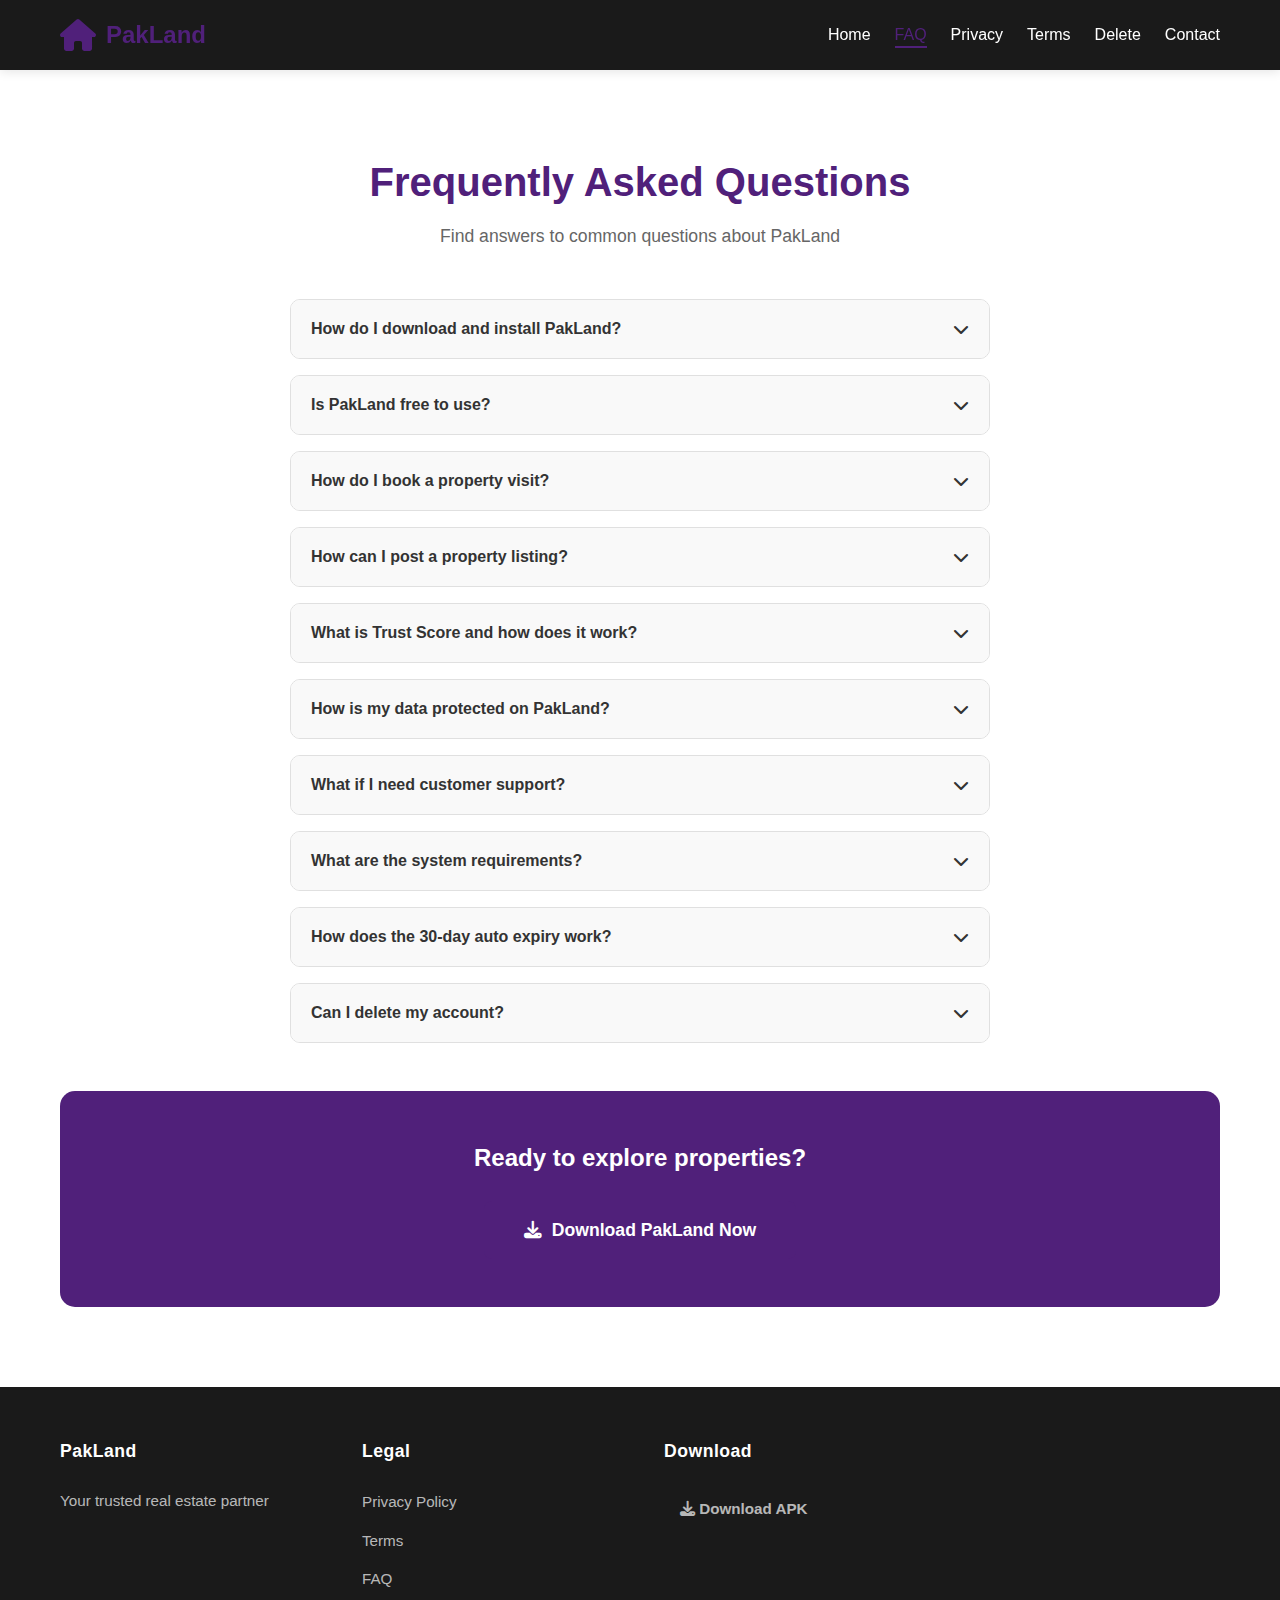
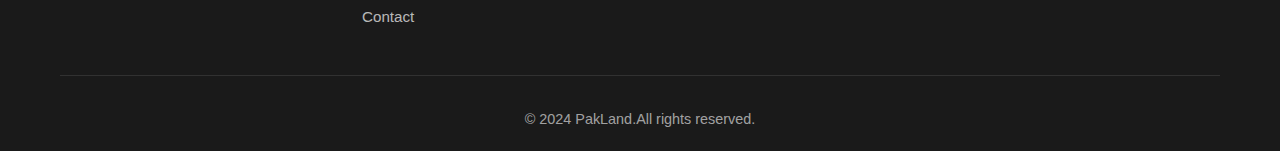
<file: faq.html>
<!DOCTYPE html>
<html lang="en">
<head>
    <meta charset="UTF-8">
    <meta name="viewport" content="width=device-width, initial-scale=1.0">
    <meta name="description" content="PakLand FAQ - Frequently Asked Questions">
    <title>FAQ - PakLand</title>
    <link rel="stylesheet" href="https://cdnjs.cloudflare.com/ajax/libs/font-awesome/6.4.0/css/all.min.css">
    <link rel="stylesheet" href="style.css">
</head>
<body>
    <!-- Navigation -->
    <nav class="navbar">
        <div class="container">
            <div class="logo">
                <i class="fas fa-home"></i>
                <span>PakLand</span>
            </div>
            <ul class="nav-menu">
                <li><a href="index.html">Home</a></li>
                <li><a href="faq.html" class="active">FAQ</a></li>
                <li><a href="privacy-policy.html">Privacy</a></li>
                <li><a href="terms-of-service.html">Terms</a></li>
                <li><a href="delete-account.html">Delete</a></li>
                <li><a href="contact.html">Contact</a></li>
            </ul>
            <div class="hamburger">
                <span></span>
                <span></span>
                <span></span>
            </div>
        </div>
    </nav>

    <!-- FAQ Section -->
    <section class="faq-section">
        <div class="container">
            <h1>Frequently Asked Questions</h1>
            <p class="subtitle">Find answers to common questions about PakLand</p>

            <div class="faq-container">
                <div class="faq-item">
                    <button class="faq-question">
                        <span>How do I download and install PakLand?</span>
                        <i class="fas fa-chevron-down"></i>
                    </button>
                    <div class="faq-answer">
                        <p>Follow these simple steps: </p>
                        <ol>
                            <li>Click the "Download APK" button on our website</li>
                            <li>Go to Phone Settings → Security</li>
                            <li>Enable "Unknown Sources"</li>
                            <li>Find pakland.apk in your Downloads folder</li>
                            <li>Tap to install and follow the installation prompts</li>
                            <li>Open PakLand and create your account</li>
                        </ol>
                        <a href="https://your-server.com/pakland.apk" class="btn btn-primary btn-small" download>
                            <i class="fas fa-download"></i> Download APK
                        </a>
                    </div>
                </div>

                <div class="faq-item">
                    <button class="faq-question">
                        <span>Is PakLand free to use?</span>
                        <i class="fas fa-chevron-down"></i>
                    </button>
                    <div class="faq-answer">
                        <p>Yes!  Browsing properties, creating an account, and booking visits are completely free. Some premium features may have additional costs in the future, but basic functionality will always remain free.</p>
                    </div>
                </div>

                <div class="faq-item">
                    <button class="faq-question">
                        <span>How do I book a property visit?</span>
                        <i class="fas fa-chevron-down"></i>
                    </button>
                    <div class="faq-answer">
                        <p>Booking a visit is simple and quick:</p>
                        <ol>
                            <li>Find a property you're interested in</li>
                            <li>Tap the "Book Visit" button</li>
                            <li>Select your preferred date and time</li>
                            <li>Add any specific notes or questions</li>
                            <li>The seller will confirm your booking in real-time</li>
                            <li>You'll receive instant notifications about confirmation</li>
                        </ol>
                    </div>
                </div>

                <div class="faq-item">
                    <button class="faq-question">
                        <span>How can I post a property listing?</span>
                        <i class="fas fa-chevron-down"></i>
                    </button>
                    <div class="faq-answer">
                        <p>To post a listing: </p>
                        <ol>
                            <li>Create an account and complete your profile</li>
                            <li>Tap "Post Ad" or "Add Property"</li>
                            <li>Fill in property details (type, price, location, etc.)</li>
                            <li>Add high-quality photos of the property</li>
                            <li>Write a detailed description</li>
                            <li>Submit for AI verification</li>
                            <li>Listing goes live after approval (usually within 24 hours)</li>
                        </ol>
                    </div>
                </div>

                <div class="faq-item">
                    <button class="faq-question">
                        <span>What is Trust Score and how does it work?</span>
                        <i class="fas fa-chevron-down"></i>
                    </button>
                    <div class="faq-answer">
                        <p>Trust Score (1-100) shows how reliable a seller is based on: </p>
                        <ul>
                            <li>Verified transactions and activity</li>
                            <li>Profile completeness and authenticity</li>
                            <li>User reviews and ratings</li>
                            <li>Response time to inquiries</li>
                            <li>Property listing quality</li>
                        </ul>
                        <p>Higher scores indicate more trustworthy sellers. You can see the Trust Score on every seller's profile.</p>
                    </div>
                </div>

                <div class="faq-item">
                    <button class="faq-question">
                        <span>How is my data protected on PakLand?</span>
                        <i class="fas fa-chevron-down"></i>
                    </button>
                    <div class="faq-answer">
                        <p>We take data security very seriously. We use: </p>
                        <ul>
                            <li>Bank-level encryption (SSL/TLS)</li>
                            <li>Secure servers with Firebase infrastructure</li>
                            <li>Password hashing and secure storage</li>
                            <li>Regular security audits</li>
                            <li>Compliance with international data protection standards</li>
                        </ul>
                        <p>For more details, please read our <a href="privacy-policy.html">Privacy Policy</a>.</p>
                    </div>
                </div>

                <div class="faq-item">
                    <button class="faq-question">
                        <span>What if I need customer support?</span>
                        <i class="fas fa-chevron-down"></i>
                    </button>
                    <div class="faq-answer">
                        <p>You can reach our support team in multiple ways:</p>
                        <ul>
                            <li><strong>Email:</strong> support@pakland.pk</li>
                            <li><strong>Phone:</strong> +92-300-XXXXXXX</li>
                            <li><strong>In-App Help:</strong> Use the help section in the app</li>
                            <li><strong>Contact Form:</strong> Visit our <a href="contact.html">Contact Page</a></li>
                        </ul>
                        <p>We typically respond within 24 hours.</p>
                    </div>
                </div>

                <div class="faq-item">
                    <button class="faq-question">
                        <span>What are the system requirements?</span>
                        <i class="fas fa-chevron-down"></i>
                    </button>
                    <div class="faq-answer">
                        <p><strong>Minimum Requirements:</strong></p>
                        <ul>
                            <li>Android version 7.0 or higher</li>
                            <li>180 MB free storage space</li>
                            <li>2 GB RAM (recommended)</li>
                            <li>Internet connection (WiFi or mobile data)</li>
                        </ul>
                        <p><strong>Recommended: </strong></p>
                        <ul>
                            <li>Android 10 or higher</li>
                            <li>300+ MB free storage</li>
                            <li>4 GB or more RAM</li>
                            <li>High-speed internet connection</li>
                        </ul>
                    </div>
                </div>

                <div class="faq-item">
                    <button class="faq-question">
                        <span>How does the 30-day auto expiry work?</span>
                        <i class="fas fa-chevron-down"></i>
                    </button>
                    <div class="faq-answer">
                        <p>Listings automatically expire after 30 days to keep the marketplace fresh: </p>
                        <ul>
                            <li>You'll receive a notification before expiry</li>
                            <li>Renewing is simple - just one tap</li>
                            <li>Keeps outdated listings from cluttering search results</li>
                            <li>You can repost anytime</li>
                            <li>Encourages sellers to keep info updated</li>
                        </ul>
                    </div>
                </div>

                <div class="faq-item">
                    <button class="faq-question">
                        <span>Can I delete my account?</span>
                        <i class="fas fa-chevron-down"></i>
                    </button>
                    <div class="faq-answer">
                        <p>Yes, you can delete your account anytime. Visit our <a href="delete-account.html">Delete Account Page</a> for step-by-step instructions. Your data will be permanently removed within 30 days.</p>
                    </div>
                </div>
            </div>

            <div class="download-cta">
                <h2>Ready to explore properties?</h2>
                <a href="https://your-server.com/pakland.apk" class="btn btn-primary btn-large" download>
                    <i class="fas fa-download"></i> Download PakLand Now
                </a>
            </div>
        </div>
    </section>

    <!-- Footer -->
    <footer class="footer">
        <div class="container">
            <div class="footer-content">
                <div class="footer-section">
                    <h4>PakLand</h4>
                    <p>Your trusted real estate partner</p>
                </div>
                <div class="footer-section">
                    <h4>Legal</h4>
                    <ul>
                        <li><a href="privacy-policy.html">Privacy Policy</a></li>
                        <li><a href="terms-of-service.html">Terms</a></li>
                        <li><a href="faq.html">FAQ</a></li>
                        <li><a href="contact.html">Contact</a></li>
                    </ul>
                </div>
                <div class="footer-section">
                    <h4>Download</h4>
                    <a href="https://your-server.com/pakland.apk" class="btn btn-small" download>
                        <i class="fas fa-download"></i> Download APK
                    </a>
                </div>
            </div>
            <div class="footer-bottom">
                <p>&copy; 2024 PakLand.All rights reserved.</p>
            </div>
        </div>
    </footer>

    <script src="script.js"></script>
</body>
</html>
</file>
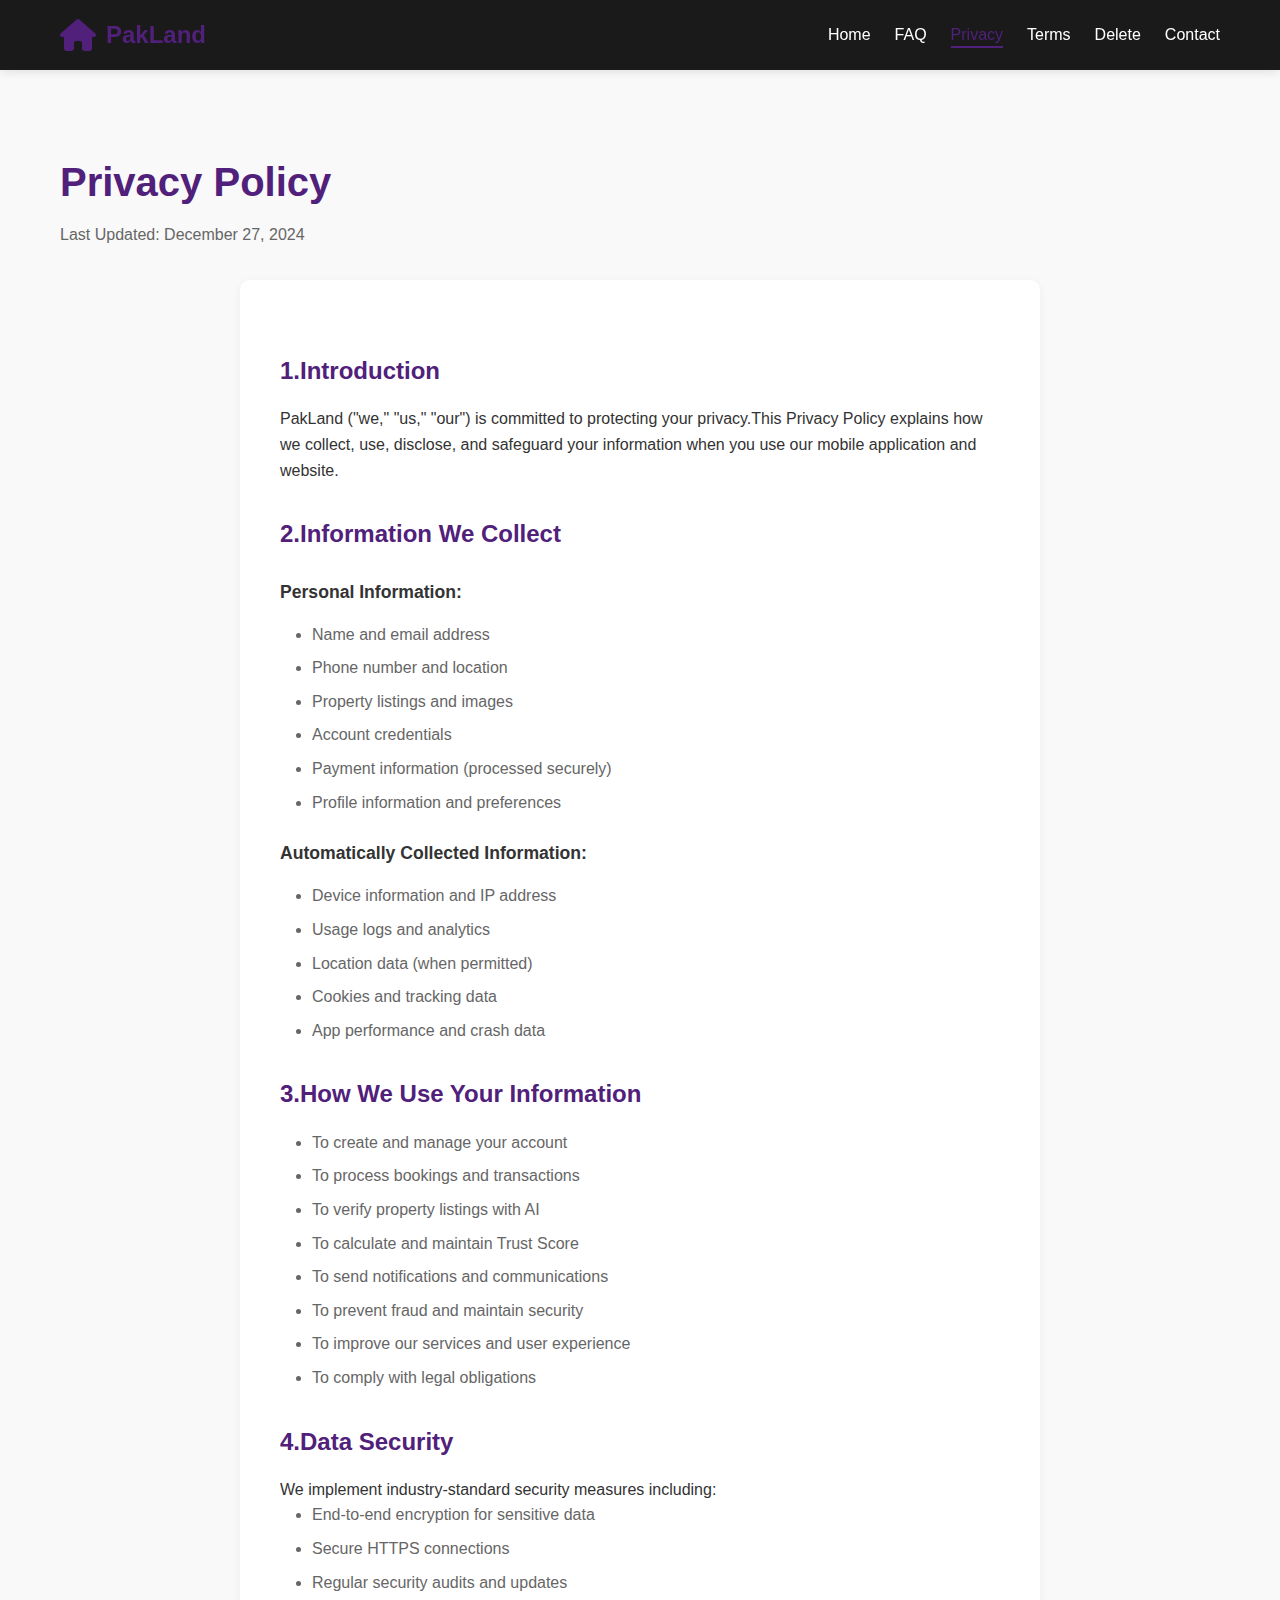
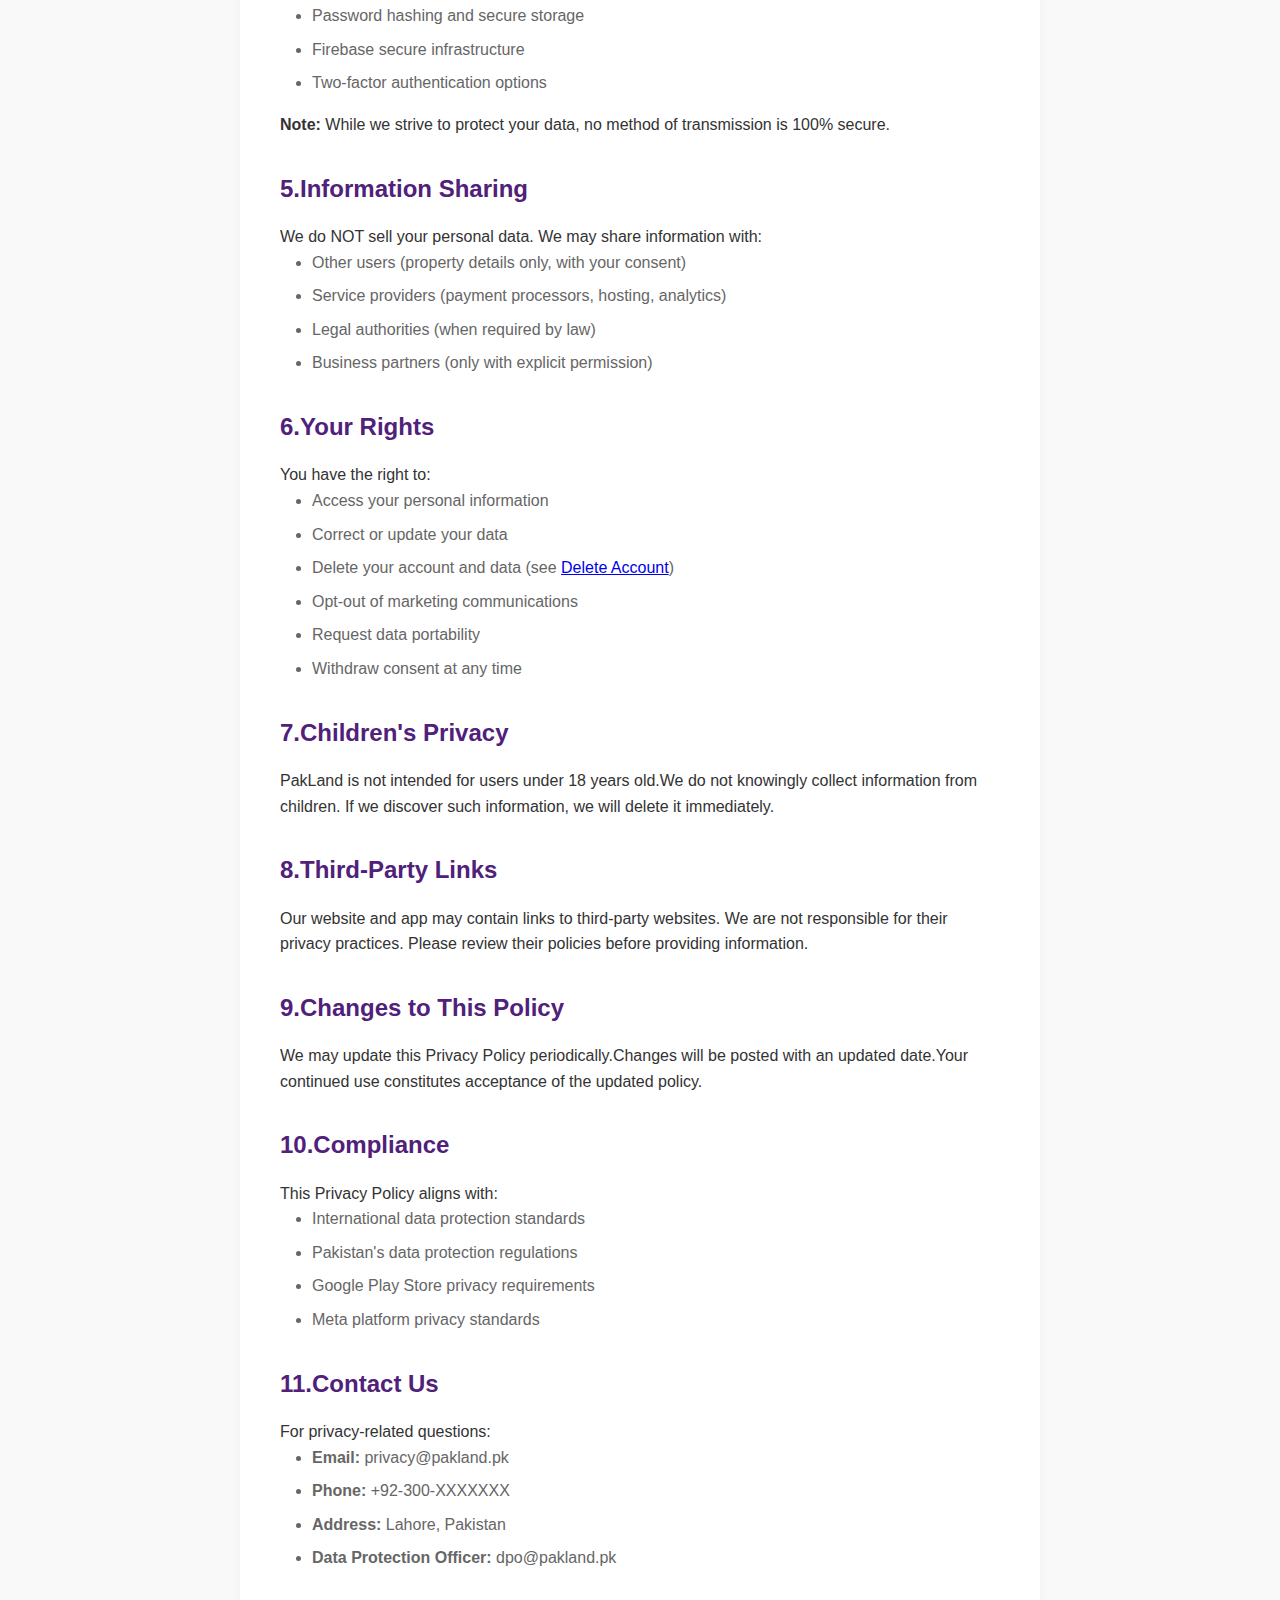
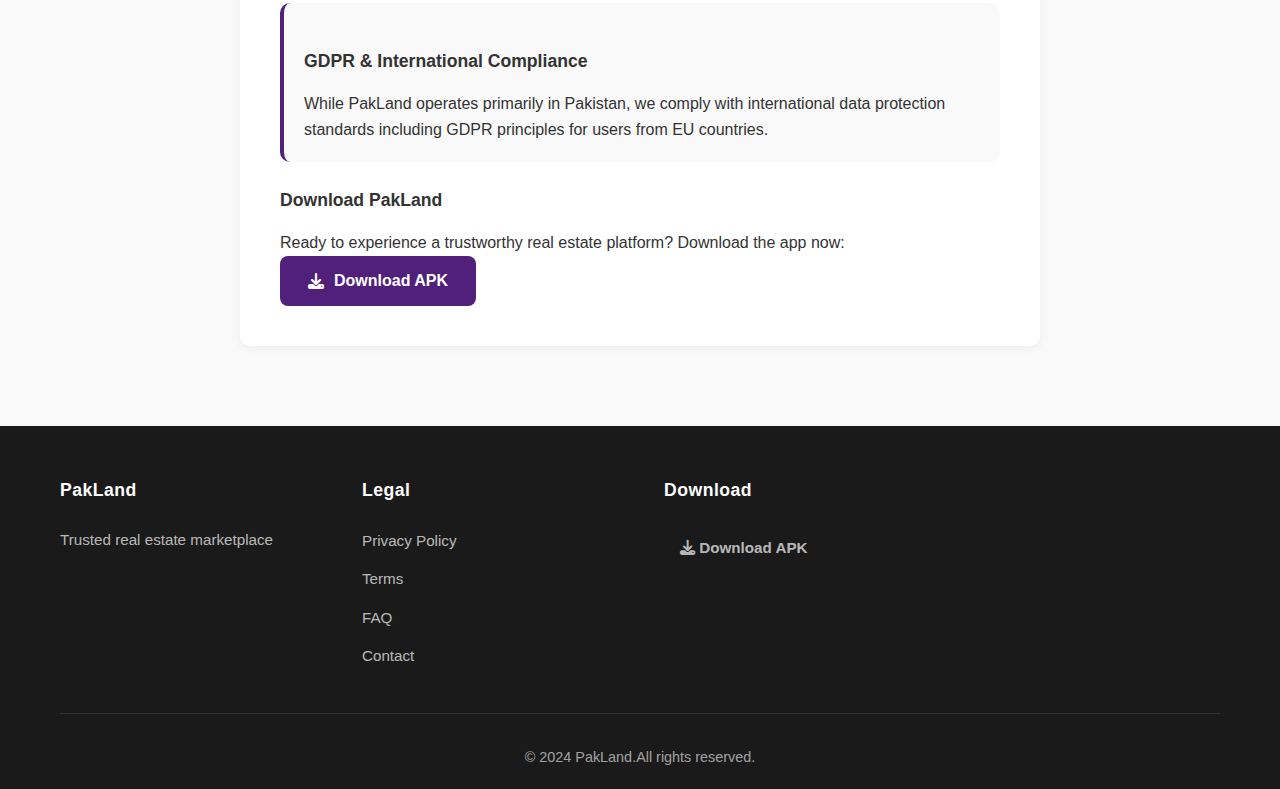
<file: privacy-policy.html>
<!DOCTYPE html>
<html lang="en">
<head>
    <meta charset="UTF-8">
    <meta name="viewport" content="width=device-width, initial-scale=1.0">
    <meta name="description" content="Privacy Policy - PakLand">
    <title>Privacy Policy - PakLand</title>
    <link rel="stylesheet" href="https://cdnjs.cloudflare.com/ajax/libs/font-awesome/6.4.0/css/all.min.css">
    <link rel="stylesheet" href="style.css">
</head>
<body>
    <!-- Navigation -->
    <nav class="navbar">
        <div class="container">
            <div class="logo">
                <i class="fas fa-home"></i>
                <span>PakLand</span>
            </div>
            <ul class="nav-menu">
                <li><a href="index.html">Home</a></li>
                <li><a href="faq.html">FAQ</a></li>
                <li><a href="privacy-policy.html" class="active">Privacy</a></li>
                <li><a href="terms-of-service.html">Terms</a></li>
                <li><a href="delete-account.html">Delete</a></li>
                <li><a href="contact.html">Contact</a></li>
            </ul>
            <div class="hamburger">
                <span></span>
                <span></span>
                <span></span>
            </div>
        </div>
    </nav>

    <!-- Privacy Policy -->
    <section class="policy-section">
        <div class="container">
            <h1>Privacy Policy</h1>
            <p class="last-updated">Last Updated: December 27, 2024</p>

            <div class="policy-content">
                <h2>1.Introduction</h2>
                <p>PakLand ("we," "us," "our") is committed to protecting your privacy.This Privacy Policy explains how we collect, use, disclose, and safeguard your information when you use our mobile application and website.</p>

                <h2>2.Information We Collect</h2>
                <h3>Personal Information: </h3>
                <ul>
                    <li>Name and email address</li>
                    <li>Phone number and location</li>
                    <li>Property listings and images</li>
                    <li>Account credentials</li>
                    <li>Payment information (processed securely)</li>
                    <li>Profile information and preferences</li>
                </ul>

                <h3>Automatically Collected Information:</h3>
                <ul>
                    <li>Device information and IP address</li>
                    <li>Usage logs and analytics</li>
                    <li>Location data (when permitted)</li>
                    <li>Cookies and tracking data</li>
                    <li>App performance and crash data</li>
                </ul>

                <h2>3.How We Use Your Information</h2>
                <ul>
                    <li>To create and manage your account</li>
                    <li>To process bookings and transactions</li>
                    <li>To verify property listings with AI</li>
                    <li>To calculate and maintain Trust Score</li>
                    <li>To send notifications and communications</li>
                    <li>To prevent fraud and maintain security</li>
                    <li>To improve our services and user experience</li>
                    <li>To comply with legal obligations</li>
                </ul>

                <h2>4.Data Security</h2>
                <p>We implement industry-standard security measures including:</p>
                <ul>
                    <li>End-to-end encryption for sensitive data</li>
                    <li>Secure HTTPS connections</li>
                    <li>Regular security audits and updates</li>
                    <li>Password hashing and secure storage</li>
                    <li>Firebase secure infrastructure</li>
                    <li>Two-factor authentication options</li>
                </ul>
                <p><strong>Note:</strong> While we strive to protect your data, no method of transmission is 100% secure.</p>

                <h2>5.Information Sharing</h2>
                <p>We do NOT sell your personal data. We may share information with:</p>
                <ul>
                    <li>Other users (property details only, with your consent)</li>
                    <li>Service providers (payment processors, hosting, analytics)</li>
                    <li>Legal authorities (when required by law)</li>
                    <li>Business partners (only with explicit permission)</li>
                </ul>

                <h2>6.Your Rights</h2>
                <p>You have the right to: </p>
                <ul>
                    <li>Access your personal information</li>
                    <li>Correct or update your data</li>
                    <li>Delete your account and data (see <a href="delete-account.html">Delete Account</a>)</li>
                    <li>Opt-out of marketing communications</li>
                    <li>Request data portability</li>
                    <li>Withdraw consent at any time</li>
                </ul>

                <h2>7.Children's Privacy</h2>
                <p>PakLand is not intended for users under 18 years old.We do not knowingly collect information from children. If we discover such information, we will delete it immediately.</p>

                <h2>8.Third-Party Links</h2>
                <p>Our website and app may contain links to third-party websites. We are not responsible for their privacy practices. Please review their policies before providing information.</p>

                <h2>9.Changes to This Policy</h2>
                <p>We may update this Privacy Policy periodically.Changes will be posted with an updated date.Your continued use constitutes acceptance of the updated policy.</p>

                <h2>10.Compliance</h2>
                <p>This Privacy Policy aligns with: </p>
                <ul>
                    <li>International data protection standards</li>
                    <li>Pakistan's data protection regulations</li>
                    <li>Google Play Store privacy requirements</li>
                    <li>Meta platform privacy standards</li>
                </ul>

                <h2>11.Contact Us</h2>
                <p>For privacy-related questions: </p>
                <ul>
                    <li><strong>Email:</strong> privacy@pakland.pk</li>
                    <li><strong>Phone:</strong> +92-300-XXXXXXX</li>
                    <li><strong>Address:</strong> Lahore, Pakistan</li>
                    <li><strong>Data Protection Officer:</strong> dpo@pakland.pk</li>
                </ul>

                <div class="compliance-notice">
                    <h3>GDPR & International Compliance</h3>
                    <p>While PakLand operates primarily in Pakistan, we comply with international data protection standards including GDPR principles for users from EU countries.</p>
                </div>

                <div class="download-section">
                    <h3>Download PakLand</h3>
                    <p>Ready to experience a trustworthy real estate platform? Download the app now: </p>
                    <a href="https://your-server.com/pakland.apk" class="btn btn-primary" download>
                        <i class="fas fa-download"></i> Download APK
                    </a>
                </div>
            </div>
        </div>
    </section>

    <!-- Footer -->
    <footer class="footer">
        <div class="container">
            <div class="footer-content">
                <div class="footer-section">
                    <h4>PakLand</h4>
                    <p>Trusted real estate marketplace</p>
                </div>
                <div class="footer-section">
                    <h4>Legal</h4>
                    <ul>
                        <li><a href="privacy-policy.html">Privacy Policy</a></li>
                        <li><a href="terms-of-service.html">Terms</a></li>
                        <li><a href="faq.html">FAQ</a></li>
                        <li><a href="contact.html">Contact</a></li>
                    </ul>
                </div>
                <div class="footer-section">
                    <h4>Download</h4>
                    <a href="https://your-server.com/pakland.apk" class="btn btn-small" download>
                        <i class="fas fa-download"></i> Download APK
                    </a>
                </div>
            </div>
            <div class="footer-bottom">
                <p>&copy; 2024 PakLand.All rights reserved.</p>
            </div>
        </div>
    </footer>

    <script src="script.js"></script>
</body>
</html>
</file>
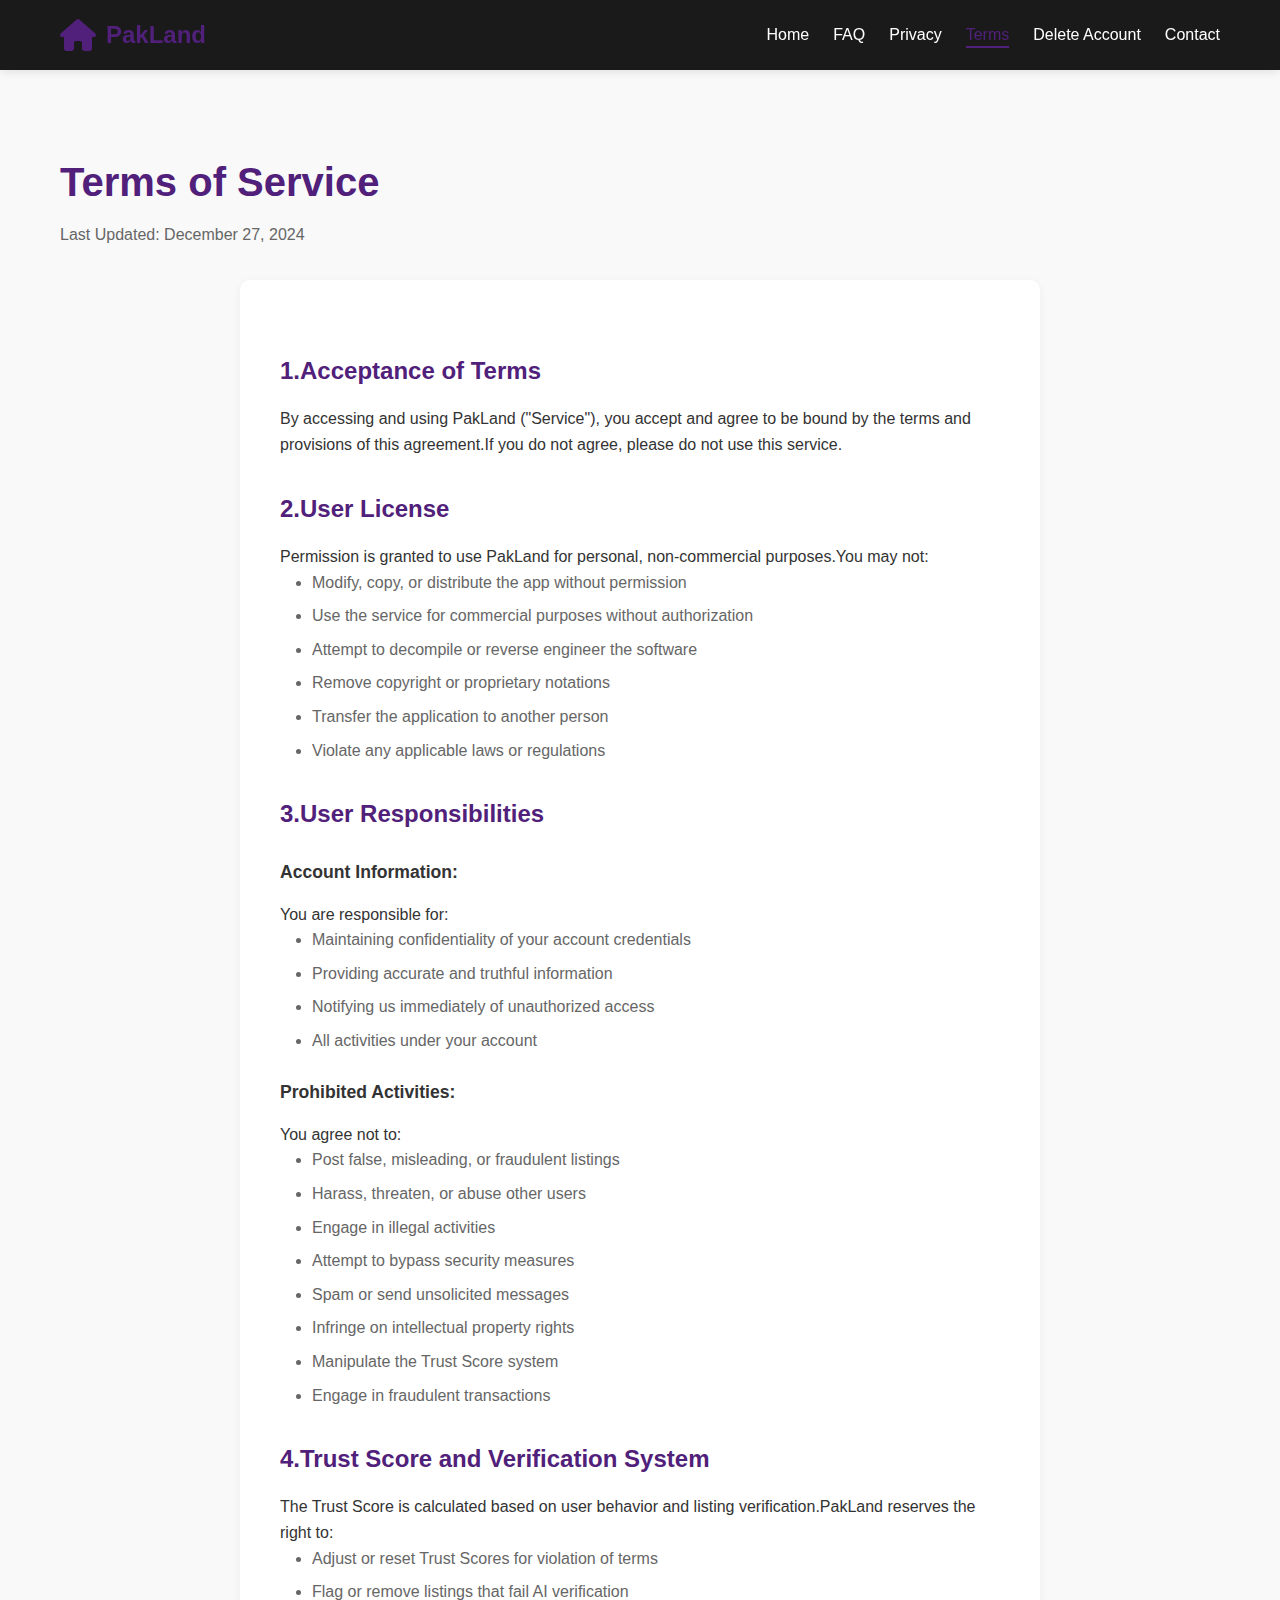
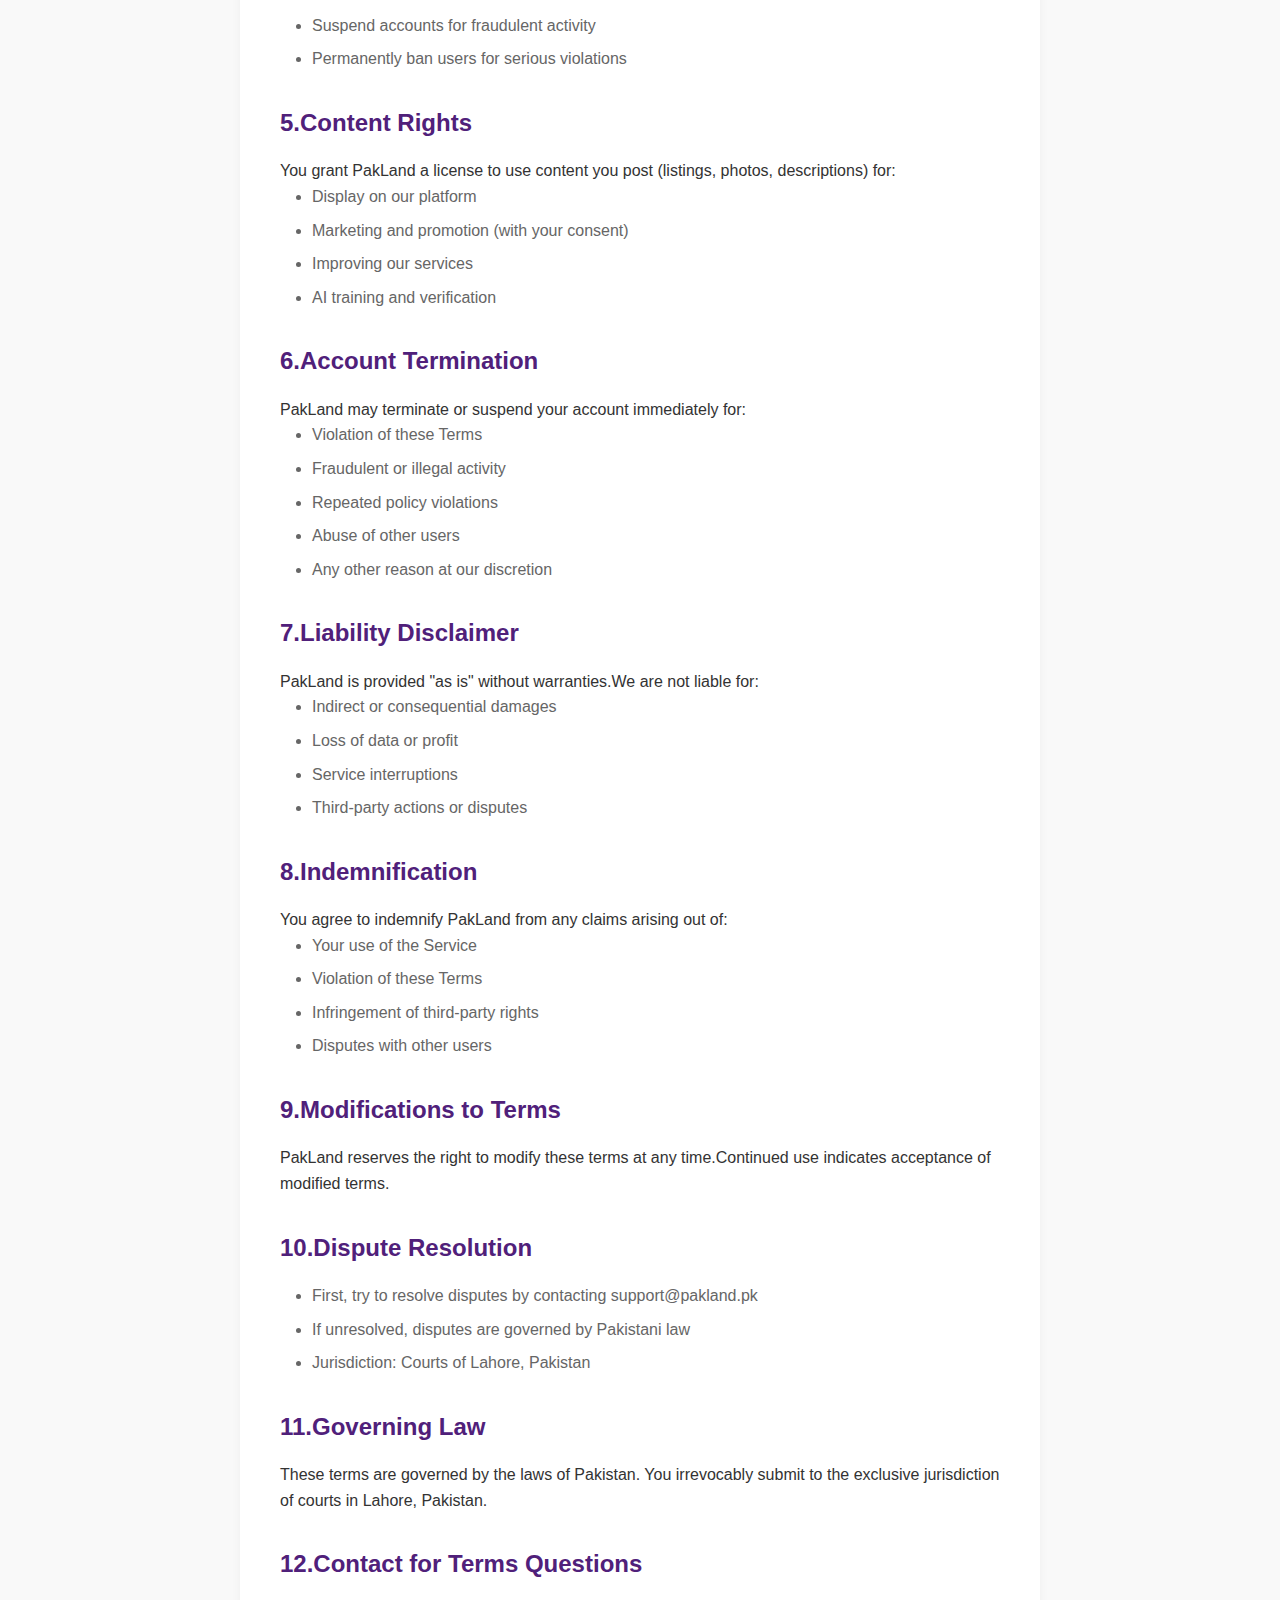
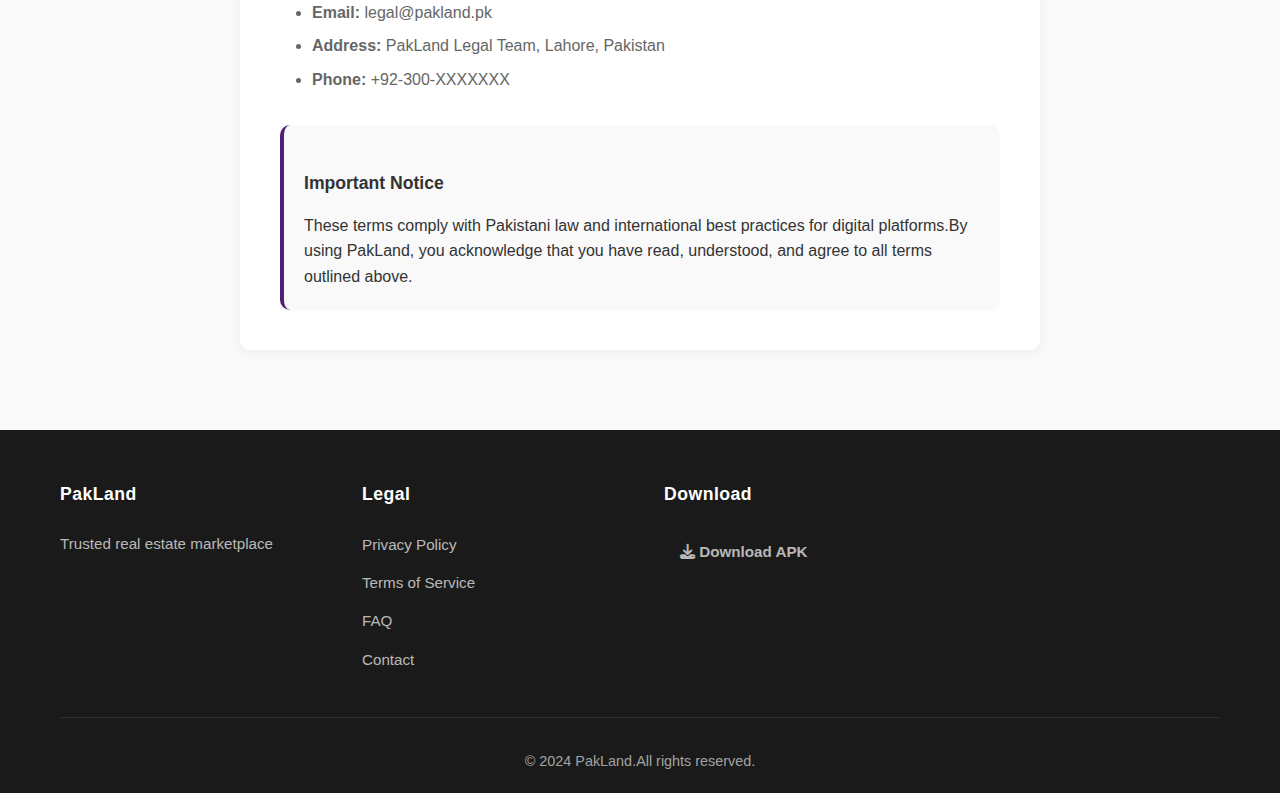
<file: terms-of-service.html>
<! DOCTYPE html>
<html lang="en">
<head>
    <meta charset="UTF-8">
    <meta name="viewport" content="width=device-width, initial-scale=1.0">
    <meta name="description" content="Terms of Service - PakLand">
    <title>Terms of Service - PakLand</title>
    <link rel="stylesheet" href="https://cdnjs.cloudflare.com/ajax/libs/font-awesome/6.4.0/css/all.min.css">
    <link rel="stylesheet" href="style.css">
</head>
<body>
    <!-- Navigation -->
    <nav class="navbar">
        <div class="container">
            <div class="logo">
                <i class="fas fa-home"></i>
                <span>PakLand</span>
            </div>
            <ul class="nav-menu">
                <li><a href="index.html">Home</a></li>
                <li><a href="faq.html">FAQ</a></li>
                <li><a href="privacy-policy.html">Privacy</a></li>
                <li><a href="terms-of-service.html" class="active">Terms</a></li>
                <li><a href="delete-account.html">Delete Account</a></li>
                <li><a href="contact.html">Contact</a></li>
            </ul>
            <div class="hamburger">
                <span></span>
                <span></span>
                <span></span>
            </div>
        </div>
    </nav>

    <!-- Terms of Service -->
    <section class="policy-section">
        <div class="container">
            <h1>Terms of Service</h1>
            <p class="last-updated">Last Updated: December 27, 2024</p>

            <div class="policy-content">
                <h2>1.Acceptance of Terms</h2>
                <p>By accessing and using PakLand ("Service"), you accept and agree to be bound by the terms and provisions of this agreement.If you do not agree, please do not use this service.</p>

                <h2>2.User License</h2>
                <p>Permission is granted to use PakLand for personal, non-commercial purposes.You may not: </p>
                <ul>
                    <li>Modify, copy, or distribute the app without permission</li>
                    <li>Use the service for commercial purposes without authorization</li>
                    <li>Attempt to decompile or reverse engineer the software</li>
                    <li>Remove copyright or proprietary notations</li>
                    <li>Transfer the application to another person</li>
                    <li>Violate any applicable laws or regulations</li>
                </ul>

                <h2>3.User Responsibilities</h2>
                <h3>Account Information:</h3>
                <p>You are responsible for: </p>
                <ul>
                    <li>Maintaining confidentiality of your account credentials</li>
                    <li>Providing accurate and truthful information</li>
                    <li>Notifying us immediately of unauthorized access</li>
                    <li>All activities under your account</li>
                </ul>

                <h3>Prohibited Activities:</h3>
                <p>You agree not to:</p>
                <ul>
                    <li>Post false, misleading, or fraudulent listings</li>
                    <li>Harass, threaten, or abuse other users</li>
                    <li>Engage in illegal activities</li>
                    <li>Attempt to bypass security measures</li>
                    <li>Spam or send unsolicited messages</li>
                    <li>Infringe on intellectual property rights</li>
                    <li>Manipulate the Trust Score system</li>
                    <li>Engage in fraudulent transactions</li>
                </ul>

                <h2>4.Trust Score and Verification System</h2>
                <p>The Trust Score is calculated based on user behavior and listing verification.PakLand reserves the right to: </p>
                <ul>
                    <li>Adjust or reset Trust Scores for violation of terms</li>
                    <li>Flag or remove listings that fail AI verification</li>
                    <li>Suspend accounts for fraudulent activity</li>
                    <li>Permanently ban users for serious violations</li>
                </ul>

                <h2>5.Content Rights</h2>
                <p>You grant PakLand a license to use content you post (listings, photos, descriptions) for:</p>
                <ul>
                    <li>Display on our platform</li>
                    <li>Marketing and promotion (with your consent)</li>
                    <li>Improving our services</li>
                    <li>AI training and verification</li>
                </ul>

                <h2>6.Account Termination</h2>
                <p>PakLand may terminate or suspend your account immediately for:</p>
                <ul>
                    <li>Violation of these Terms</li>
                    <li>Fraudulent or illegal activity</li>
                    <li>Repeated policy violations</li>
                    <li>Abuse of other users</li>
                    <li>Any other reason at our discretion</li>
                </ul>

                <h2>7.Liability Disclaimer</h2>
                <p>PakLand is provided "as is" without warranties.We are not liable for:</p>
                <ul>
                    <li>Indirect or consequential damages</li>
                    <li>Loss of data or profit</li>
                    <li>Service interruptions</li>
                    <li>Third-party actions or disputes</li>
                </ul>

                <h2>8.Indemnification</h2>
                <p>You agree to indemnify PakLand from any claims arising out of:</p>
                <ul>
                    <li>Your use of the Service</li>
                    <li>Violation of these Terms</li>
                    <li>Infringement of third-party rights</li>
                    <li>Disputes with other users</li>
                </ul>

                <h2>9.Modifications to Terms</h2>
                <p>PakLand reserves the right to modify these terms at any time.Continued use indicates acceptance of modified terms.</p>

                <h2>10.Dispute Resolution</h2>
                <ul>
                    <li>First, try to resolve disputes by contacting support@pakland.pk</li>
                    <li>If unresolved, disputes are governed by Pakistani law</li>
                    <li>Jurisdiction: Courts of Lahore, Pakistan</li>
                </ul>

                <h2>11.Governing Law</h2>
                <p>These terms are governed by the laws of Pakistan. You irrevocably submit to the exclusive jurisdiction of courts in Lahore, Pakistan.</p>

                <h2>12.Contact for Terms Questions</h2>
                <ul>
                    <li><strong>Email:</strong> legal@pakland.pk</li>
                    <li><strong>Address:</strong> PakLand Legal Team, Lahore, Pakistan</li>
                    <li><strong>Phone:</strong> +92-300-XXXXXXX</li>
                </ul>

                <div class="compliance-notice">
                    <h3>Important Notice</h3>
                    <p>These terms comply with Pakistani law and international best practices for digital platforms.By using PakLand, you acknowledge that you have read, understood, and agree to all terms outlined above.</p>
                </div>
            </div>
        </div>
    </section>

    <!-- Footer -->
    <footer class="footer">
        <div class="container">
            <div class="footer-content">
                <div class="footer-section">
                    <h4>PakLand</h4>
                    <p>Trusted real estate marketplace</p>
                </div>
                <div class="footer-section">
                    <h4>Legal</h4>
                    <ul>
                        <li><a href="privacy-policy.html">Privacy Policy</a></li>
                        <li><a href="terms-of-service.html">Terms of Service</a></li>
                        <li><a href="faq.html">FAQ</a></li>
                        <li><a href="contact.html">Contact</a></li>
                    </ul>
                </div>
                <div class="footer-section">
                    <h4>Download</h4>
                    <a href="https://your-server.com/pakland.apk" class="btn btn-small" download>
                        <i class="fas fa-download"></i> Download APK
                    </a>
                </div>
            </div>
            <div class="footer-bottom">
                <p>&copy; 2024 PakLand.All rights reserved.</p>
            </div>
        </div>
    </footer>

    <script src="script.js"></script>
</body>
</html>
</file>
<file: style.css>
* {
    margin: 0;
    padding: 0;
    box-sizing: border-box;
}

:root {
    --primary:  #50207A;
    --primary-light: #D6B9FC;
    --accent: #838CE5;
    --dark: #1a1a1a;
    --light: #f5f5f5;
    --white: #ffffff;
    --text:  #333333;
    --gray: #666666;
    --light-gray: #f9f9f9;
    --success: #4CAF50;
    --danger: #FF5252;
}

html {
    scroll-behavior: smooth;
}

body {
    font-family: 'Segoe UI', Tahoma, Geneva, Verdana, sans-serif;
    color: var(--text);
    line-height: 1.6;
    background:  var(--light-gray);
}

.container {
    max-width:  1200px;
    margin: 0 auto;
    padding: 0 20px;
}

/* ============================================
   NAVIGATION
   ============================================ */

.navbar {

    background: var(--dark);
    box-shadow: 0 2px 10px rgba(0,0,0,0.1);
    position: sticky;
    top: 0;
    z-index: 100;
     height: au;
}

.navbar .container {
    display: flex;
    justify-content: space-between;
    align-items:  center;
    padding: 1rem 20px;
}

.logo {
    display: flex;
    align-items: center;
    gap: 10px;
    font-size: 1.5rem;
    font-weight:  bold;
    color: var(--primary);
    text-decoration: none;
}

.logo i {
    font-size: 2rem;
}

.nav-menu {
    display: flex;
    list-style: none;
    gap: 1.5rem;
}

.nav-menu a {
    color: var(--white);
    text-decoration: none;
    font-weight: 500;
    transition: color 0.3s;
    position: relative;
}

.nav-menu a:hover,
.nav-menu a.active {
    color: var(--primary);
}

.nav-menu a.active::after {
    content: '';
    position: absolute;
    bottom: -5px;
    left: 0;
    width:  100%;
    height: 2px;
    background: var(--primary);
}

.hamburger {
    display: none;
    flex-direction: column;
    cursor: pointer;
    gap: 5px;
}

.hamburger span {
    width: 25px;
    height: 3px;
    background: var(--text);
    border-radius: 2px;
    transition: 0.3s;
}

.hamburger.active span:nth-child(1) {
    transform: rotate(45deg) translate(10px, 10px);
}

.hamburger.active span:nth-child(2) {
    opacity: 0;
}

.hamburger.active span:nth-child(3) {
    transform: rotate(-45deg) translate(7px, -7px);
}

/* ============================================
   HERO SECTION
   ============================================ */

.hero {
    background: linear-gradient(135deg, rgba(80, 32, 122, 0.05) 0%, rgba(131, 140, 229, 0.05) 100%);
    padding: 80px 0;
    display: flex;
    align-items: center;
}

.hero .container {
    display: grid;
    grid-template-columns:  1fr 1fr;
    gap: 50px;
    align-items:  center;
}

.hero-content h1 {
    font-size: 3.5rem;
    color: var(--primary);
    margin-bottom: 1rem;
    line-height: 1.2;
}

.hero-content p {
    font-size: 1.1rem;
    color: var(--gray);
    margin-bottom: 2rem;
}

.hero-stats {
    display: grid;
    grid-template-columns: repeat(3, 1fr);
    gap: 2rem;
    margin-bottom:  2rem;
    padding: 2rem;
    background: var(--white);
    border-radius: 15px;
}

.stat h3 {
    font-size: 2rem;
    color: var(--primary);
    margin-bottom: 0.5rem;
}

.stat p {
    color: var(--gray);
    font-size: 0.9rem;
}

.hero-buttons {
    display: flex;
    gap: 1rem;
    flex-wrap: wrap;
}

.app-showcase {
    position: relative;
    height: 500px;
}

.phone-frame {
    position: relative;
    margin: 0 auto;
    width: 280px;
    height: 550px;
    background: var(--dark);
    border-radius: 40px;
    padding: 12px;
    box-shadow:  0 20px 60px rgba(80, 32, 122, 0.3);
}

.phone-screen {
    width: 100%;
    height: 100%;
    background: linear-gradient(135deg, var(--primary) 0%, var(--accent) 100%);
    border-radius: 35px;
    display: flex;
    flex-direction: column;
    align-items: center;
    justify-content: fit;
    color: var(--white);
}



/* ============================================
   BUTTONS
   ============================================ */

.btn {
    display: inline-flex;
    align-items: center;
    gap: 10px;
    padding: 12px 28px;
    border-radius: 8px;
    text-decoration:  none;
    font-weight: 600;
    cursor: pointer;
    border: none;
    transition: all 0.3s;
}

.btn-primary {
    background: var(--primary);
    color: var(--white);
}

.btn-primary:hover:not(:disabled) {
    background: #3d1860;
    transform: translateY(-2px);
    box-shadow: 0 5px 15px rgba(80, 32, 122, 0.3);
}

.btn-secondary {
    background: transparent;
    color: var(--primary);
    border: 2px solid var(--primary);
}

.btn-secondary:hover {
    background: var(--primary);
    color: var(--white);
}

.btn-large {
    padding: 15px 40px;
    font-size:  1.1rem;
}

.btn-small {
    padding: 8px 16px;
    font-size: 0.9rem;
}

.btn:disabled {
    opacity: 0.6;
    cursor: not-allowed;
}

.btn.loading {
    position: relative;
    color: transparent;
}

.btn.loading::after {
    content: '';
    position: absolute;
    width: 16px;
    height: 16px;
    top: 50%;
    left: 50%;
    margin-left: -8px;
    margin-top: -8px;
    border:  2px solid rgba(255,255,255,0.3);
    border-radius: 50%;
    border-top-color: var(--white);
    animation: spin 0.8s linear infinite;
}

@keyframes spin {
    to {
        transform: rotate(360deg);
    }
}

/* ============================================
   SECTION HEADERS
   ============================================ */

.section-header {
    text-align: center;
    margin-bottom: 4rem;
}

.section-header h2 {
    font-size: 2.5rem;
    color: var(--primary);
    margin-bottom: 1rem;
}

.section-header p {
    font-size: 1.1rem;
    color: var(--gray);
}

/* ============================================
   FEATURES SECTION
   ============================================ */

.features-main {
    padding: 80px 0;
    background: var(--white);
}

.features-showcase {
    display: flex;
    flex-direction: column;
    gap: 5rem;
}

.feature-showcase-item {
    display: grid;
    grid-template-columns: 1fr 1fr;
    gap: 3rem;
    align-items:  center;
}

.feature-showcase-item.reverse {
    direction: rtl;
}

.feature-showcase-item.reverse .feature-content {
    direction: ltr;
}

.feature-number {
    font-size: 3rem;
    font-weight:  bold;
    color: rgba(80, 32, 122, 0.1);
    margin-bottom: 1rem;
}

.feature-content h3 {
    font-size: 1.8rem;
    color: var(--primary);
    margin-bottom: 1rem;
}

.feature-content p {
    color: var(--gray);
    margin-bottom: 1.5rem;
    font-size: 1rem;
}

.feature-list {
    list-style: none;
    display: flex;
    flex-direction: column;
    gap: 0.8rem;
}

.feature-list li {
    display: flex;
    align-items: center;
    gap: 10px;
    color: var(--text);
}

.feature-list i {
    color: var(--primary);
    font-size: 1.2rem;
}

.placeholder-large {
    background: linear-gradient(135deg, rgba(80, 32, 122, 0.1) 0%, rgba(131, 140, 229, 0.1) 100%);
    border-radius: 15px;
    padding: 50px;
    text-align:  center;
    min-height: 300px;
    display: flex;
    flex-direction: column;
    align-items: center;
    justify-content: center;
    border: 2px dashed var(--primary);
}

.placeholder-large i {
    font-size: 4rem;
    color: var(--primary);
    margin-bottom: 1rem;
    opacity: 0.5;
}

.placeholder-large p {
    color: var(--gray);
    font-size: 0.95rem;
}

/* ============================================
   BENEFITS SECTION
   ============================================ */

.benefits {
    padding: 80px 0;
    background: var(--light-gray);
}

.benefits h2 {
    text-align: center;
    font-size: 2.5rem;
    color: var(--primary);
    margin-bottom: 3rem;
}

.benefits-grid {
    display: grid;
    grid-template-columns:  repeat(auto-fit, minmax(300px, 1fr));
    gap: 2rem;
}

.benefit-card {
    background: var(--white);
    padding: 2rem;
    border-radius: 15px;
    text-align: center;
    transition: all 0.3s;
    box-shadow: 0 2px 10px rgba(0,0,0,0.05);
}

.benefit-card:hover {
    transform: translateY(-5px);
    box-shadow: 0 10px 30px rgba(80, 32, 122, 0.15);
}

.benefit-icon {
    font-size: 3rem;
    color: var(--primary);
    margin-bottom: 1rem;
}

.benefit-card h3 {
    font-size: 1.3rem;
    margin-bottom: 0.5rem;
    color: var(--text);
}

.benefit-card p {
    color: var(--gray);
    font-size: 0.95rem;
}

/* ============================================
   HOW IT WORKS
   ============================================ */

.how-it-works {
    padding: 80px 0;
    background: var(--white);
}

.how-it-works h2 {
    text-align: center;
    font-size: 2.5rem;
    color: var(--primary);
    margin-bottom: 3rem;
}

.steps-grid {
    display: grid;
    grid-template-columns: repeat(auto-fit, minmax(250px, 1fr));
    gap: 2rem;
}

.step-card {
    background: linear-gradient(135deg, var(--light-gray) 0%, var(--white) 100%);
    padding: 2rem;
    border-radius: 15px;
    text-align: center;
    border: 2px solid transparent;
    transition: all 0.3s;
}

.step-card:hover {
    border-color: var(--primary);
    box-shadow: 0 10px 30px rgba(80, 32, 122, 0.1);
}

.step-icon {
    font-size: 3rem;
    color: var(--primary);
    margin-bottom: 1rem;
}

.step-card h3 {
    font-size: 1.3rem;
    margin-bottom: 0.5rem;
    color: var(--text);
}

.step-card p {
    color: var(--gray);
    font-size: 0.95rem;
}

/* ============================================
   DOWNLOAD SECTION
   ============================================ */

.download {
    padding: 80px 0;
    background: linear-gradient(135deg, var(--primary) 0%, var(--accent) 100%);
    color: var(--white);
    text-align: center;
}

.download h2 {
    font-size: 2.5rem;
    margin-bottom: 1rem;
}

.download p {
    font-size: 1.1rem;
    margin-bottom: 2rem;
    opacity: 0.9;
}

.download-info {
    display: grid;
    grid-template-columns: repeat(auto-fit, minmax(200px, 1fr));
    gap: 2rem;
    margin:  2rem 0;
}

.info-box {
    background: rgba(255,255,255,0.1);
    padding: 2rem;
    border-radius: 15px;
    backdrop-filter: blur(10px);
}

.info-box i {
    font-size: 2rem;
    margin-bottom: 0.5rem;
}

.info-box h4 {
    margin-bottom: 0.5rem;
}

.download-buttons {
    margin:  2rem 0;
}

.install-guide {
    background: rgba(255,255,255,0.1);
    padding: 2rem;
    border-radius: 15px;
    backdrop-filter: blur(10px);
    margin: 2rem 0;
    max-width: 600px;
    margin-left: auto;
    margin-right: auto;
}

.install-guide h3 {
    margin-bottom: 1.5rem;
}

.steps-list {
    display: grid;
    grid-template-columns: 1fr;
    gap: 1rem;
    text-align: left;
}

.list-item {
    display: flex;
    gap: 1rem;
    align-items: flex-start;
}

.number {
    min-width: 40px;
    width: 40px;
    height: 40px;
    background: var(--white);
    color: var(--primary);
    border-radius: 50%;
    display: flex;
    align-items: center;
    justify-content: center;
    font-weight: bold;
    flex-shrink: 0;
}

.list-item p {
    padding-top: 5px;
}

.app-preview {
    margin-top: 3rem;
    display: flex;
    justify-content: center;
}

.phone-mockup {
    width: 280px;
    height: 550px;
    background: var(--dark);
    border-radius: 40px;
    padding: 12px;
    box-shadow:  0 20px 60px rgba(0,0,0,0.3);
}

.screen {
    width: 100%;
    height: 100%;
    background: rgba(255,255,255,0.1);
    border-radius: 35px;
    display: flex;
    flex-direction: column;
    align-items: center;
    justify-content: center;
    color: var(--white);
}

.screen i {
    font-size: 2.5rem;
    margin-bottom: 1rem;
    opacity: 0.5;
}

.screen p {
    font-size: 0.9rem;
    opacity: 0.7;
}

/* ============================================
   CTA SECTION
   ============================================ */

.cta {
    padding: 80px 0;
    background: linear-gradient(135deg, var(--primary) 0%, var(--accent) 100%);
    color: var(--white);
    text-align: center;
}

.cta h2 {
    font-size: 2.5rem;
    margin-bottom: 1rem;
}

.cta p {
    font-size:  1.1rem;
    margin-bottom: 2rem;
    opacity: 0.9;
}

/* ============================================
   ABOUT PAGE
   ============================================ */

.about-hero {
    background: linear-gradient(135deg, var(--primary) 0%, var(--accent) 100%);
    color: var(--white);
    padding: 60px 0;
    text-align: center;
}

.about-hero h1 {
    font-size: 3rem;
    margin-bottom: 0.5rem;
}

.about-hero p {
    font-size: 1.2rem;
    opacity: 0.9;
}

.mission-vision {
    padding: 80px 0;
    background:  var(--white);
}

.mission-vision-grid {
    display: grid;
    grid-template-columns:  1fr 1fr;
    gap: 3rem;
}

.mission-card,
.vision-card {
    background: linear-gradient(135deg, var(--light-gray) 0%, var(--white) 100%);
    padding: 2.5rem;
    border-radius: 15px;
    box-shadow: 0 5px 15px rgba(0,0,0,0.08);
}

.card-icon {
    font-size: 3rem;
    color: var(--primary);
    margin-bottom: 1rem;
}

.mission-card h2,
.vision-card h2 {
    font-size: 1.8rem;
    color: var(--primary);
    margin-bottom: 1rem;
}

.mission-card p,
.vision-card p {
    color: var(--gray);
    font-size: 1rem;
    line-height: 1.8;
}

.values {
    padding: 80px 0;
    background: var(--light-gray);
}

.values h2 {
    text-align: center;
    font-size: 2.5rem;
    color: var(--primary);
    margin-bottom: 3rem;
}

.values-grid {
    display: grid;
    grid-template-columns: repeat(auto-fit, minmax(280px, 1fr));
    gap: 2rem;
}

.value-card {
    background: var(--white);
    padding: 2rem;
    border-radius: 15px;
    text-align: center;
    transition: all 0.3s;
    box-shadow: 0 2px 10px rgba(0,0,0,0.05);
}

.value-card:hover {
    transform: translateY(-5px);
    box-shadow: 0 10px 30px rgba(80, 32, 122, 0.15);
}

.value-icon {
    font-size: 2.5rem;
    color: var(--primary);
    margin-bottom: 1rem;
}

.value-card h3 {
    font-size:  1.3rem;
    color: var(--text);
    margin-bottom: 0.5rem;
}

.value-card p {
    color: var(--gray);
    font-size: 0.95rem;
}

.team {
    padding: 80px 0;
    background: var(--white);
}

.team h2 {
    text-align:  center;
    font-size:  2.5rem;
    color: var(--primary);
    margin-bottom: 0.5rem;
}

.subtitle {
    text-align: center;
    color: var(--gray);
    font-size: 1.1rem;
    margin-bottom:  3rem;
}

.team-grid {
    display: grid;
    grid-template-columns: repeat(auto-fit, minmax(280px, 1fr));
    gap: 2rem;
}

.team-member {
    background: linear-gradient(135deg, var(--light-gray) 0%, var(--white) 100%);
    padding: 2rem;
    border-radius: 15px;
    text-align: center;
    transition: all 0.3s;
    box-shadow: 0 2px 10px rgba(0,0,0,0.05);
}

.team-member:hover {
    transform: translateY(-5px);
    box-shadow: 0 10px 30px rgba(80, 32, 122, 0.15);
}

.member-avatar {
    font-size: 4rem;
    color: var(--primary);
    margin-bottom: 1rem;
}

.team-member h3 {
    font-size: 1.3rem;
    color: var(--text);
    margin-bottom: 0.3rem;
}

.role {
    color: var(--primary);
    font-weight: 600;
    margin-bottom: 0.5rem;
}

.bio {
    color: var(--gray);
    font-size: 0.9rem;
    margin-bottom: 1rem;
}

.member-socials {
    display: flex;
    gap: 1rem;
    justify-content: center;
}

.member-socials a {
    width: 35px;
    height: 35px;
    background: var(--primary);
    color: var(--white);
    border-radius:  50%;
    display: flex;
    align-items: center;
    justify-content: center;
    text-decoration: none;
    transition: all 0.3s;
}

.member-socials a:hover {
    background: #3d1860;
    transform:  translateY(-3px);
}

.team-member-placeholder {
    background: linear-gradient(135deg, var(--primary) 0%, var(--accent) 100%);
    color: var(--white);
    padding: 2rem;
    border-radius: 15px;
    display: flex;
    flex-direction: column;
    align-items: center;
    justify-content: center;
    min-height: 300px;
    text-align: center;
}

.team-member-placeholder h3 {
    color: var(--white);
    margin-bottom: 0.5rem;
}

.team-member-placeholder p {
    color: rgba(255,255,255,0.9);
    margin-bottom: 1.5rem;
}

.story {
    padding: 80px 0;
    background: var(--light-gray);
}

.story h2 {
    text-align: center;
    font-size: 2.5rem;
    color: var(--primary);
    margin-bottom: 3rem;
}

.story-content {
    display: grid;
    grid-template-columns: 1fr 1fr;
    gap: 3rem;
    align-items: center;
}

.story-text {
    background: var(--white);
    padding: 2rem;
    border-radius: 15px;
}

.story-text h3 {
    font-size: 1.5rem;
    color: var(--primary);
    margin-bottom: 1rem;
}

.story-text p {
    color: var(--gray);
    margin-bottom: 1rem;
}

.story-text ul {
    margin-left: 2rem;
    margin-bottom:  1rem;
}

.story-text li {
    color: var(--gray);
    margin-bottom: 0.5rem;
}

.story-image {
    display: flex;
    justify-content: center;
}

.why-choose {
    padding: 80px 0;
    background: var(--white);
}

.why-choose h2 {
    text-align: center;
    font-size: 2.5rem;
    color: var(--primary);
    margin-bottom: 3rem;
}

.why-grid {
    display: grid;
    grid-template-columns: repeat(auto-fit, minmax(280px, 1fr));
    gap: 2rem;
}

.why-card {
    background: linear-gradient(135deg, var(--light-gray) 0%, var(--white) 100%);
    padding: 2rem;
    border-radius: 15px;
    text-align: center;
    border: 2px solid transparent;
    transition: all 0.3s;
}

.why-card:hover {
    border-color: var(--primary);
    box-shadow: 0 10px 30px rgba(80, 32, 122, 0.1);
}

.why-icon {
    font-size: 2.5rem;
    color: var(--primary);
    margin-bottom: 1rem;
}

.why-card h3 {
    font-size:  1.2rem;
    color: var(--text);
    margin-bottom: 0.5rem;
}

.why-card p {
    color: var(--gray);
    font-size: 0.95rem;
}

.download-cta-about {
    padding: 60px 0;
    background:  linear-gradient(135deg, var(--primary) 0%, var(--accent) 100%);
    color: var(--white);
    text-align: center;
}

.download-cta-about h2 {
    font-size: 2rem;
    margin-bottom: 1rem;
}

.download-cta-about p {
    font-size: 1.1rem;
    margin-bottom: 2rem;
    opacity: 0.9;
}

/* ============================================
   FAQ SECTION
   ============================================ */

.faq-section {
    padding: 80px 0;
    background:  var(--white);
}

.faq-section h1 {
    text-align:  center;
    font-size:  2.5rem;
    margin-bottom: 0.5rem;
    color: var(--primary);
}

.faq-container {
    max-width: 700px;
    margin: 0 auto 3rem;
}

.faq-item {
    background: var(--white);
    border:  1px solid #e0e0e0;
    border-radius: 10px;
    margin-bottom: 1rem;
    overflow: hidden;
}

.faq-question {
    width: 100%;
    padding:  20px;
    background: var(--light-gray);
    border:  none;
    cursor: pointer;
    display: flex;
    justify-content: space-between;
    align-items: center;
    font-size: 1rem;
    font-weight: 600;
    color: var(--text);
    transition: all 0.3s;
}

.faq-question:hover {
    background:  #e8e8e8;
}

.faq-question.active {
    background: var(--primary);
    color: var(--white);
}

.faq-question i {
    transition: transform 0.3s;
}

.faq-question.active i {
    transform: rotate(180deg);
}

.faq-answer {
    padding: 20px;
    color: var(--gray);
    display: none;
    background: var(--white);
}

.faq-answer.active {
    display: block;
}

.faq-answer p {
    margin-bottom: 1rem;
}

.faq-answer ol,
.faq-answer ul {
    margin-left: 2rem;
    margin-bottom: 1rem;
}

.faq-answer li {
    margin-bottom:  0.5rem;
}

.faq-answer a {
    color: var(--primary);
    text-decoration:  none;
    font-weight: 600;
}

.download-cta {
    background: var(--primary);
    color: var(--white);
    padding: 3rem;
    border-radius: 15px;
    text-align:  center;
    margin-top: 3rem;
}

.download-cta h2 {
    margin-bottom: 1.5rem;
}

/* ============================================
   POLICY SECTIONS
   ============================================ */

.policy-section {
    padding: 80px 0;
    background: var(--light-gray);
}

.policy-section h1 {
    font-size: 2.5rem;
    color: var(--primary);
    margin-bottom:  0.5rem;
}

.last-updated {
    color: var(--gray);
    margin-bottom: 2rem;
}

.policy-content {
    max-width: 800px;
    background: var(--white);
    padding: 40px;
    border-radius:  10px;
    box-shadow:  0 2px 10px rgba(0,0,0,0.05);
    margin:  0 auto;
}

.policy-content h2 {
    color: var(--primary);
    font-size: 1.5rem;
    margin-top: 2rem;
    margin-bottom:  1rem;
}

.policy-content h3 {
    color: var(--text);
    font-size: 1.1rem;
    margin:  1.5rem 0 1rem;
}

.policy-content ul {
    margin-left: 2rem;
    margin-bottom: 1rem;
}

.policy-content li {
    margin-bottom:  0.5rem;
    color: var(--gray);
}

.compliance-notice {
    background: var(--light-gray);
    padding: 20px;
    border-radius:  10px;
    margin-top: 2rem;
    border-left: 4px solid var(--primary);
}
.member-avatar img {
    width: 150ox;
    height: 150px;
    border-radius: 50%;
    object-fit: cover;
    border: 1px solid #2c3e50;
}
/* ============================================
   DELETE ACCOUNT SECTION
   ============================================ */

.delete-account-section {
    padding: 80px 0;
    background:  var(--light-gray);
}

.delete-account-content {
    max-width: 800px;
    background: var(--white);
    padding: 40px;
    border-radius: 10px;
    box-shadow: 0 2px 10px rgba(0,0,0,0.05);
    margin: 0 auto;
}

.warning-box {
    background: rgba(255, 82, 82, 0.05);
    padding: 20px;
    border-radius: 10px;
    margin-bottom: 2rem;
    border-left: 4px solid var(--danger);
    text-align: center;
}

.warning-box i {
    font-size: 2rem;
    color: var(--danger);
    margin-bottom: 1rem;
}

.warning-box h3 {
    color: var(--danger);
    margin-bottom: 0.5rem;
}

.warning-box p {
    color: var(--gray);
}

.info-list,
.alternatives-list,
.retention-list {
    margin-left: 2rem;
    margin-bottom: 1rem;
}

.info-list li,
.alternatives-list li,
.retention-list li {
    margin-bottom: 0.8rem;
    color: var(--gray);
}

.deletion-methods {
    display: grid;
    grid-template-columns: 1fr;
    gap: 2rem;
    margin:  2rem 0;
}

.method-card {
    background: linear-gradient(135deg, var(--light-gray) 0%, var(--white) 100%);
    padding: 2rem;
    border-radius: 10px;
    border-left: 4px solid var(--primary);
}

.method-number {
    display: inline-flex;
    align-items: center;
    justify-content: center;
    width: 40px;
    height: 40px;
    background: var(--primary);
    color: var(--white);
    border-radius:  50%;
    font-weight: bold;
    margin-bottom: 1rem;
}

.method-card h3 {
    color:  var(--primary);
    margin-bottom: 1rem;
}

.method-card ol {
    margin-left: 2rem;
}

.method-card li {
    margin-bottom: 0.5rem;
    color: var(--gray);
}

.method-card p {
    color: var(--gray);
    margin-bottom: 0.5rem;
}

.contact-info {
    background: linear-gradient(135deg, var(--light-gray) 0%, var(--white) 100%);
    padding: 2rem;
    border-radius: 10px;
    margin-top: 2rem;
}

.contact-info p {
    margin-bottom: 0.8rem;
    color: var(--gray);
}

.contact-info a {
    color: var(--primary);
    text-decoration: none;
    font-weight: 600;
}

/* ============================================
   CONTACT SECTION
   ============================================ */

.contact-section {
    padding: 80px 0;
    background: var(--light-gray);
}

.contact-section h1 {
    font-size: 2.5rem;
    color: var(--primary);
    text-align: center;
    margin-bottom: 0.5rem;
}

.contact-content {
    display: grid;
    grid-template-columns: 1fr 1fr;
    gap: 3rem;
    margin-top: 3rem;
}

.contact-info {
    display: flex;
    flex-direction: column;
    gap: 1.5rem;
}

.info-card {
    background: var(--white);
    padding: 2rem;
    border-radius:  15px;
    text-align:  center;
    box-shadow: 0 2px 10px rgba(0,0,0,0.05);
    transition: all 0.3s;
}

.info-card:hover {
    transform: translateY(-5px);
    box-shadow: 0 10px 30px rgba(80, 32, 122, 0.15);
}

.info-card i {
    font-size:  2.5rem;
    color: var(--primary);
    margin-bottom: 1rem;
}

.info-card h3 {
    margin-bottom: 0.8rem;
    color: var(--text);
    font-size: 1.2rem;
}

.info-card p {
    color: var(--gray);
    margin-bottom: 0.3rem;
}

.info-card p.secondary {
    font-size: 0.85rem;
    color: rgba(102, 102, 102, 0.7);
}

.info-card a {
    color:  var(--primary);
    text-decoration: none;
    font-weight: 600;
    transition: color 0.3s;
}

.info-card a:hover {
    color: #3d1860;
}

/* ============================================
   CONTACT FORM
   ============================================ */

.contact-form {
    background:  var(--white);
    padding: 2.5rem;
    border-radius: 15px;
    box-shadow: 0 2px 15px rgba(0,0,0,0.05);
}

.form-notification {
    padding: 1rem;
    border-radius: 8px;
    margin-bottom:  1.5rem;
    display: none;
    animation: slideIn 0.3s ease-out;
}

.form-notification.show {
    display: flex;
    align-items: center;
    gap: 1rem;
}

.form-notification.success {
    background: rgba(76, 175, 80, 0.1);
    border: 1px solid rgba(76, 175, 80, 0.3);
    color: #2e7d32;
}

.form-notification.error {
    background: rgba(255, 82, 82, 0.1);
    border: 1px solid rgba(255, 82, 82, 0.3);
    color: var(--danger);
}

.form-notification i {
    font-size: 1.3rem;
    flex-shrink: 0;
}

.form-notification p {
    margin:  0;
}

@keyframes slideIn {
    from {
        opacity: 0;
        transform:  translateY(-10px);
    }
    to {
        opacity: 1;
        transform: translateY(0);
    }
}

.form-group {
    margin-bottom: 1.5rem;
}

.form-group label {
    display: block;
    margin-bottom: 0.5rem;
    font-weight: 600;
    color: var(--text);
    font-size: 0.95rem;
}

.form-group input,
.form-group textarea {
    width: 100%;
    padding: 12px 15px;
    border: 2px solid #e0e0e0;
    border-radius: 8px;
    font-size: 1rem;
    font-family: inherit;
    transition: all 0.3s;
    background: var(--white);
    color: var(--text);
}

.form-group input:focus,
.form-group textarea:focus {
    outline: none;
    border-color: var(--primary);
    box-shadow: 0 0 0 3px rgba(80, 32, 122, 0.1);
}

.form-group input::placeholder,
.form-group textarea::placeholder {
    color:  #bbb;
}

.form-group textarea {
    resize: vertical;
    min-height: 120px;
}

.form-group.error input,
.form-group.error textarea {
    border-color:  var(--danger);
    background: rgba(255, 82, 82, 0.05);
}

.form-group .error-message {
    color:  var(--danger);
    font-size: 0.85rem;
    margin-top: 0.3rem;
    display: none;
}

.form-group.error .error-message {
    display: block;
}

.faq-link {
    background: linear-gradient(135deg, var(--primary) 0%, var(--accent) 100%);
    color: var(--white);
    padding: 2rem;
    border-radius:  15px;
    text-align: center;
    margin-top: 3rem;
}

.faq-link h3 {
    margin-bottom: 0.5rem;
    color: var(--white);
}

.faq-link a {
    color: var(--white);
    text-decoration: none;
    font-weight: 600;
    border-bottom: 2px solid var(--white);
    transition: all 0.3s;
}

.faq-link a:hover {
    opacity: 0.8;
}

/* ============================================
   FOOTER - FIXED VERSION
   ============================================ */

.footer {
    background: var(--dark);
    color: var(--white);
    padding: 50px 0 20px;
}

.footer .container {
    width: 100%;
    max-width: 1200px;
    margin: 0 auto;
    padding: 0 20px;
}

.footer-content {
    display: grid;
    grid-template-columns:  repeat(4, 1fr);
    gap: 3rem;
    margin-bottom: 2rem;
}

.footer-section {
    display: flex;
    flex-direction: column;
}

.footer-section h4 {
    font-size: 1.1rem;
    font-weight: 700;
    margin-bottom: 1.5rem;
    color: var(--white);
    letter-spacing: 0.5px;
}

.footer-section ul {
    list-style: none;
    margin:  0;
    padding: 0;
}

.footer-section ul li {
    margin-bottom: 0.8rem;
}

.footer-section a {
    color: rgba(255, 255, 255, 0.7);
    text-decoration: none;
    font-size: 0.95rem;
    transition: color 0.3s ease;
    display: inline-block;
}

.footer-section a:hover {
    color: var(--white);
    text-decoration: underline;
}

.footer-section p {
    color: rgba(255, 255, 255, 0.7);
    font-size: 0.95rem;
    line-height: 1.6;
    margin-bottom: 1rem;
}

.social-links {
    display: flex;
    gap: 1rem;
    margin-top: 1rem;
}

.social-links a {
    display: inline-flex;
    align-items: center;
    justify-content: center;
    width: 40px;
    height: 40px;
    background: rgba(255, 255, 255, 0.1);
    border-radius: 50%;
    color: var(--white);
    font-size: 1.2rem;
    transition: all 0.3s ease;
    border: 1px solid rgba(255, 255, 255, 0.2);
}

.social-links a:hover {
    background:  var(--primary);
    border-color: var(--primary);
    transform: translateY(-3px);
}

.footer-section:first-child p {
    max-width: 250px;
}

.footer-section.btn {
    align-self: flex-start;
    margin-top: 1rem;
}

.footer-bottom {
    border-top: 1px solid rgba(255, 255, 255, 0.1);
    padding-top: 2rem;
    text-align: center;
    color: rgba(255, 255, 255, 0.6);
    font-size: 0.9rem;
}

/* ============================================
   FOOTER RESPONSIVE
   ============================================ */

@media (max-width: 1024px) {
    .footer-content {
        grid-template-columns: repeat(2, 1fr);
        gap: 2rem;
    }
}

@media (max-width:  768px) {
    .footer-content {
        grid-template-columns: 1fr;
        gap: 2rem;
    }

    .footer-section h4 {
        margin-bottom: 1rem;
        font-size: 1rem;
    }

    .footer-section ul li {
        margin-bottom: 0.6rem;
    }

    .footer-section p {
        font-size: 0.9rem;
    }
}

@media (max-width: 480px) {
    .footer {
        padding: 30px 0 15px;
    }

    .footer-content {
        gap: 1.5rem;
    }

    .footer-section h4 {
        font-size: 0.95rem;
        margin-bottom: 0.8rem;
    }

    .footer-section p {
        font-size: 0.85rem;
    }

    .footer-bottom {
        font-size: 0.8rem;
    }

    .social-links a {
        width: 35px;
        height: 35px;
        font-size: 1rem;
    }
}
/* ============================================
   RESPONSIVE DESIGN
   ============================================ */

@media (max-width:  768px) {
    .nav-menu {
        display: none;
        position: absolute;
        top:  70px;
        left: 0;
        right: 0;
        flex-direction: column;
        background: var(--white);
        padding: 1rem;
        gap: 1rem;
        
        box-shadow: 0 5px 10px rgba(0,0,0,0.1);
    }

    .nav-menu.active {
        display: flex;
    }

    .hamburger {
        display: flex;
    }

    .hero .container {
        grid-template-columns: 1fr;
    }

    .hero-content h1 {
        font-size: 2rem;
    }

    .hero-buttons {
        flex-direction: column;
    }

    .hero-stats {
        grid-template-columns: 1fr;
    }

    .feature-showcase-item {
        grid-template-columns: 1fr;
    }

    .feature-showcase-item.reverse {
        direction: ltr;
    }

    .app-showcase {
        display: none;
    }

    .phone-mockup {
        display: none;
    }

    .contact-content {
        grid-template-columns: 1fr;
    }

    .mission-vision-grid,
    .story-content {
        grid-template-columns: 1fr;
    }

    .section-header h2 {
        font-size: 2rem;
    }

    .nav-menu a.active::after {
        display: none;
    }

    .nav-menu a.active {
        background: var(--light);
        padding: 5px 10px;
        border-radius: 5px;
    }

    .deletion-methods {
        grid-template-columns: 1fr;
    }

    .policy-content {
        padding: 20px;
    }
}

@media (max-width: 480px) {
    .hero-content h1 {
        font-size: 1.5rem;
    }

    .btn {
        width: 100%;
        justify-content: center;
    }

    .benefits-grid,
    .steps-grid,
    .footer-content,
    .values-grid,
    .team-grid,
    .why-grid {
        grid-template-columns:  1fr;
    }

    .install-guide {
        padding: 1rem;
    }

    .download-cta,
    .cta {
        padding: 1.5rem;
    }

    .feature-number {
        font-size: 2rem;
    }

    .about-hero h1 {
        font-size:  2rem;
    }
}
</file>
